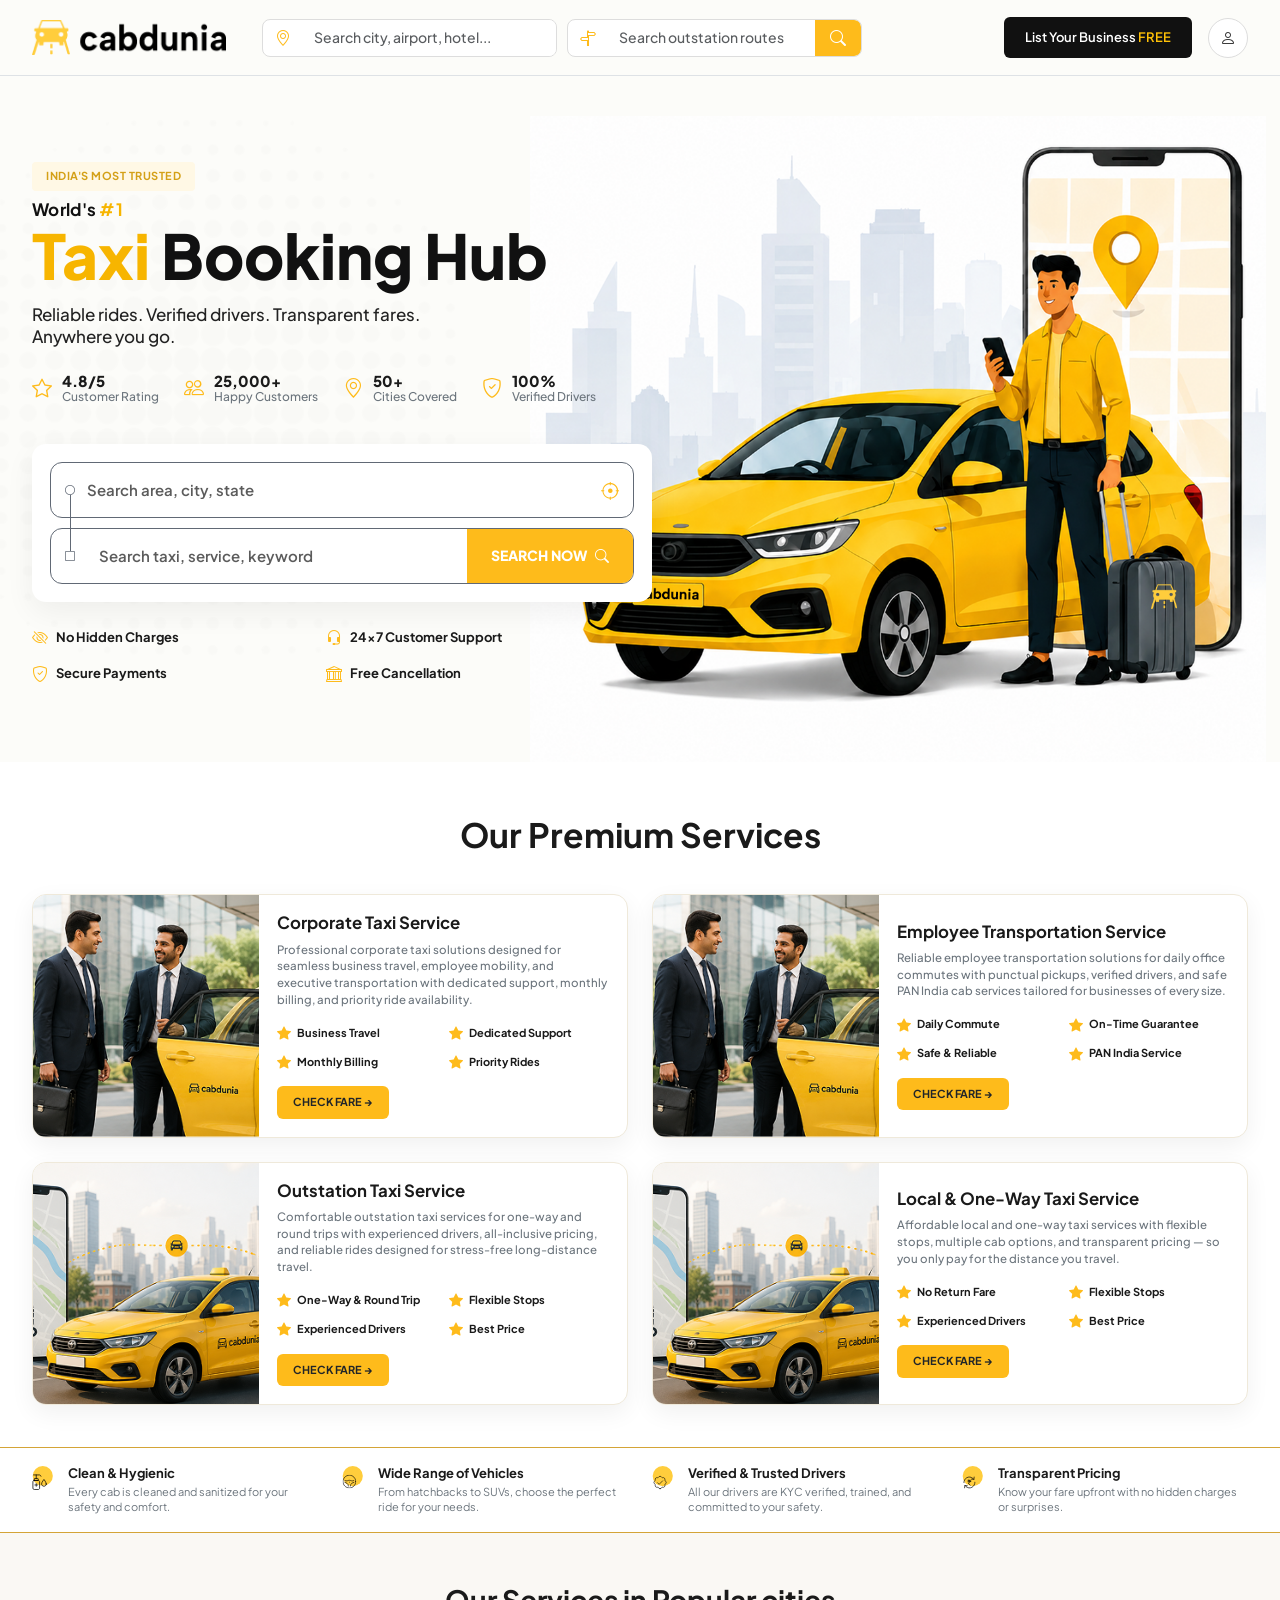
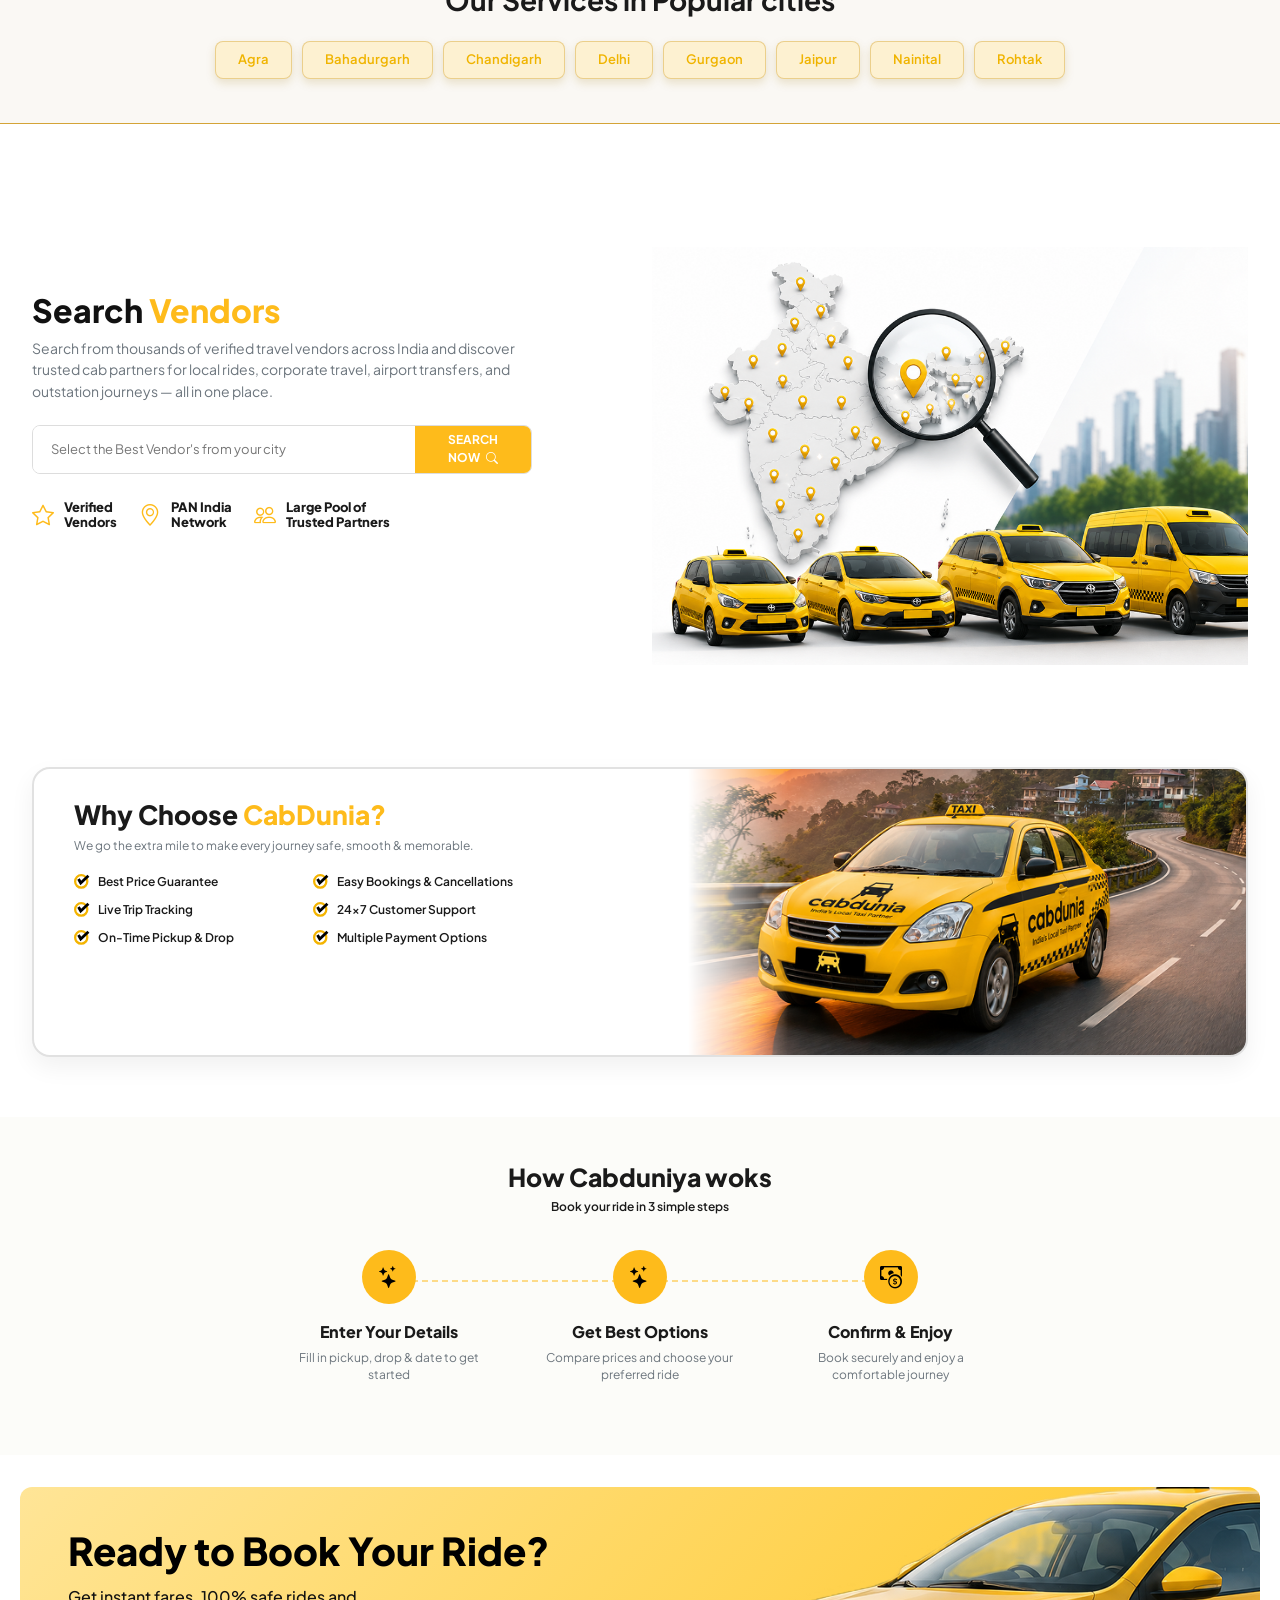
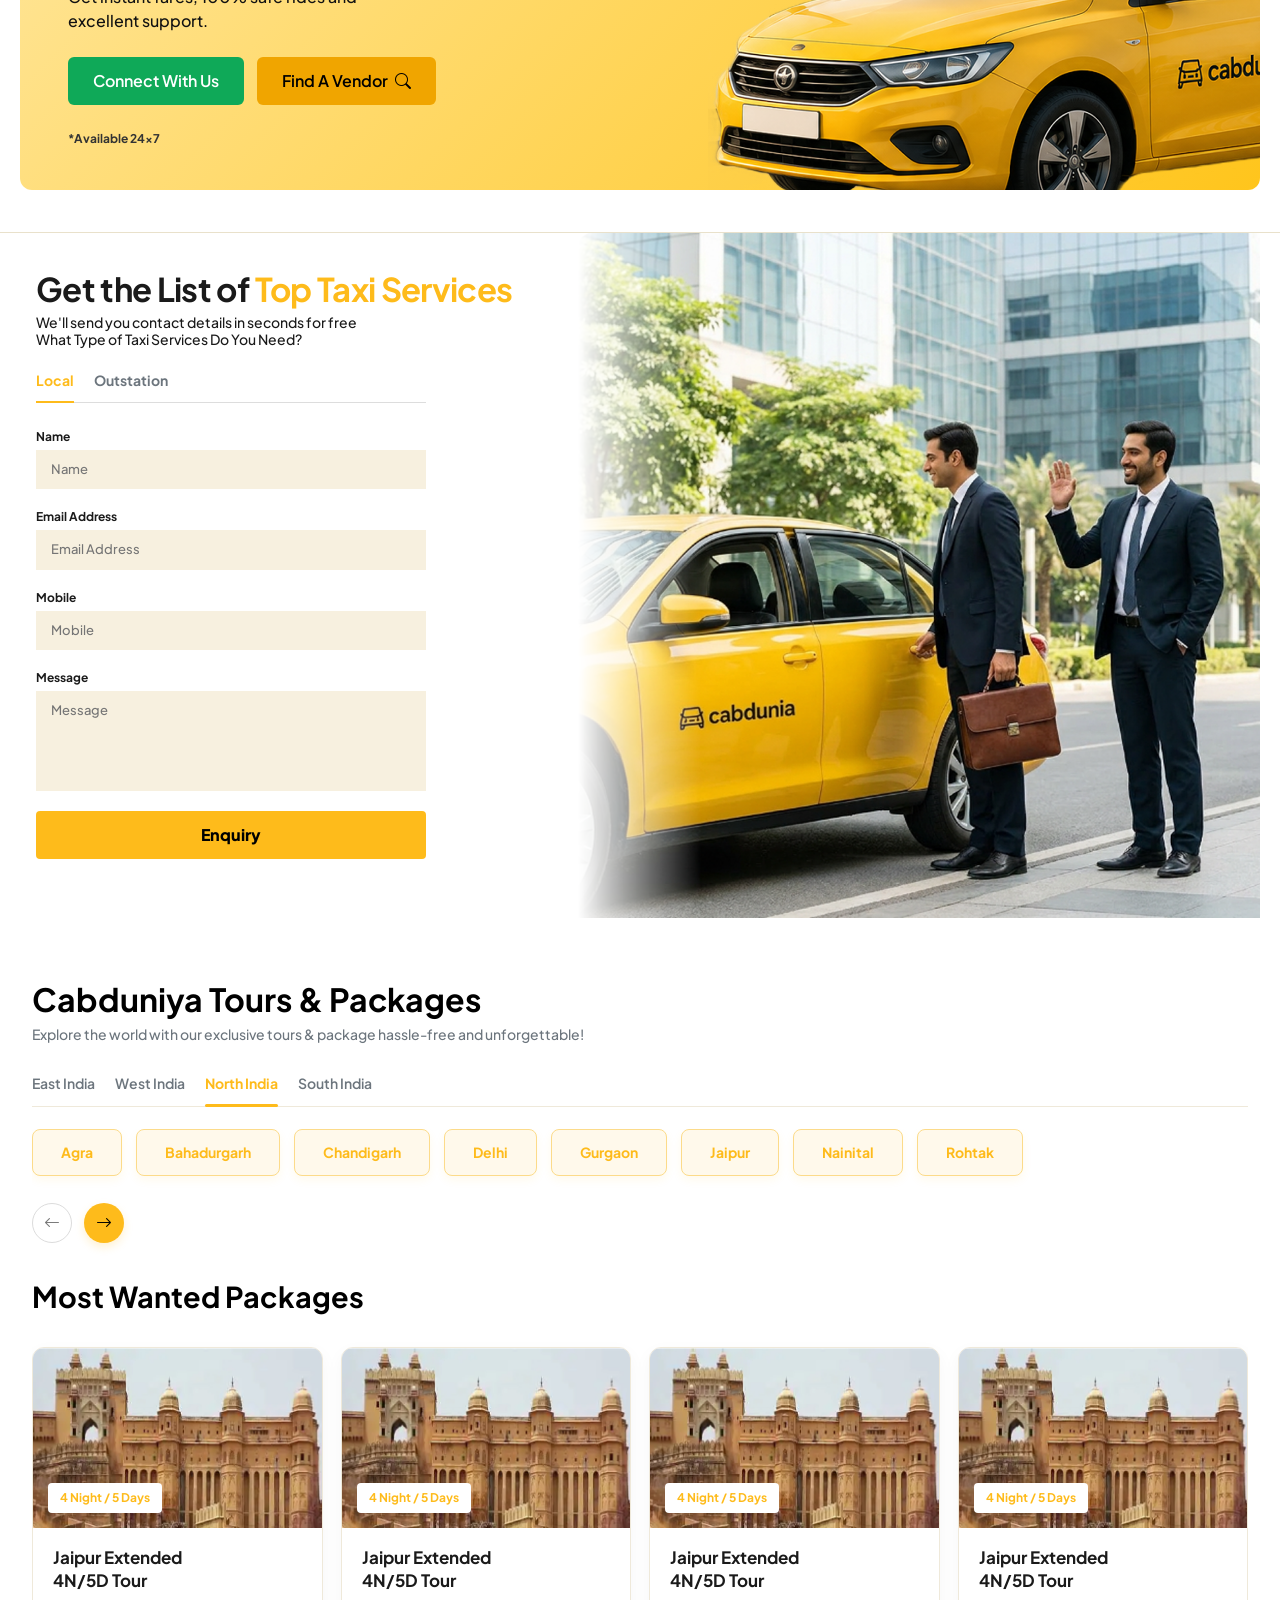
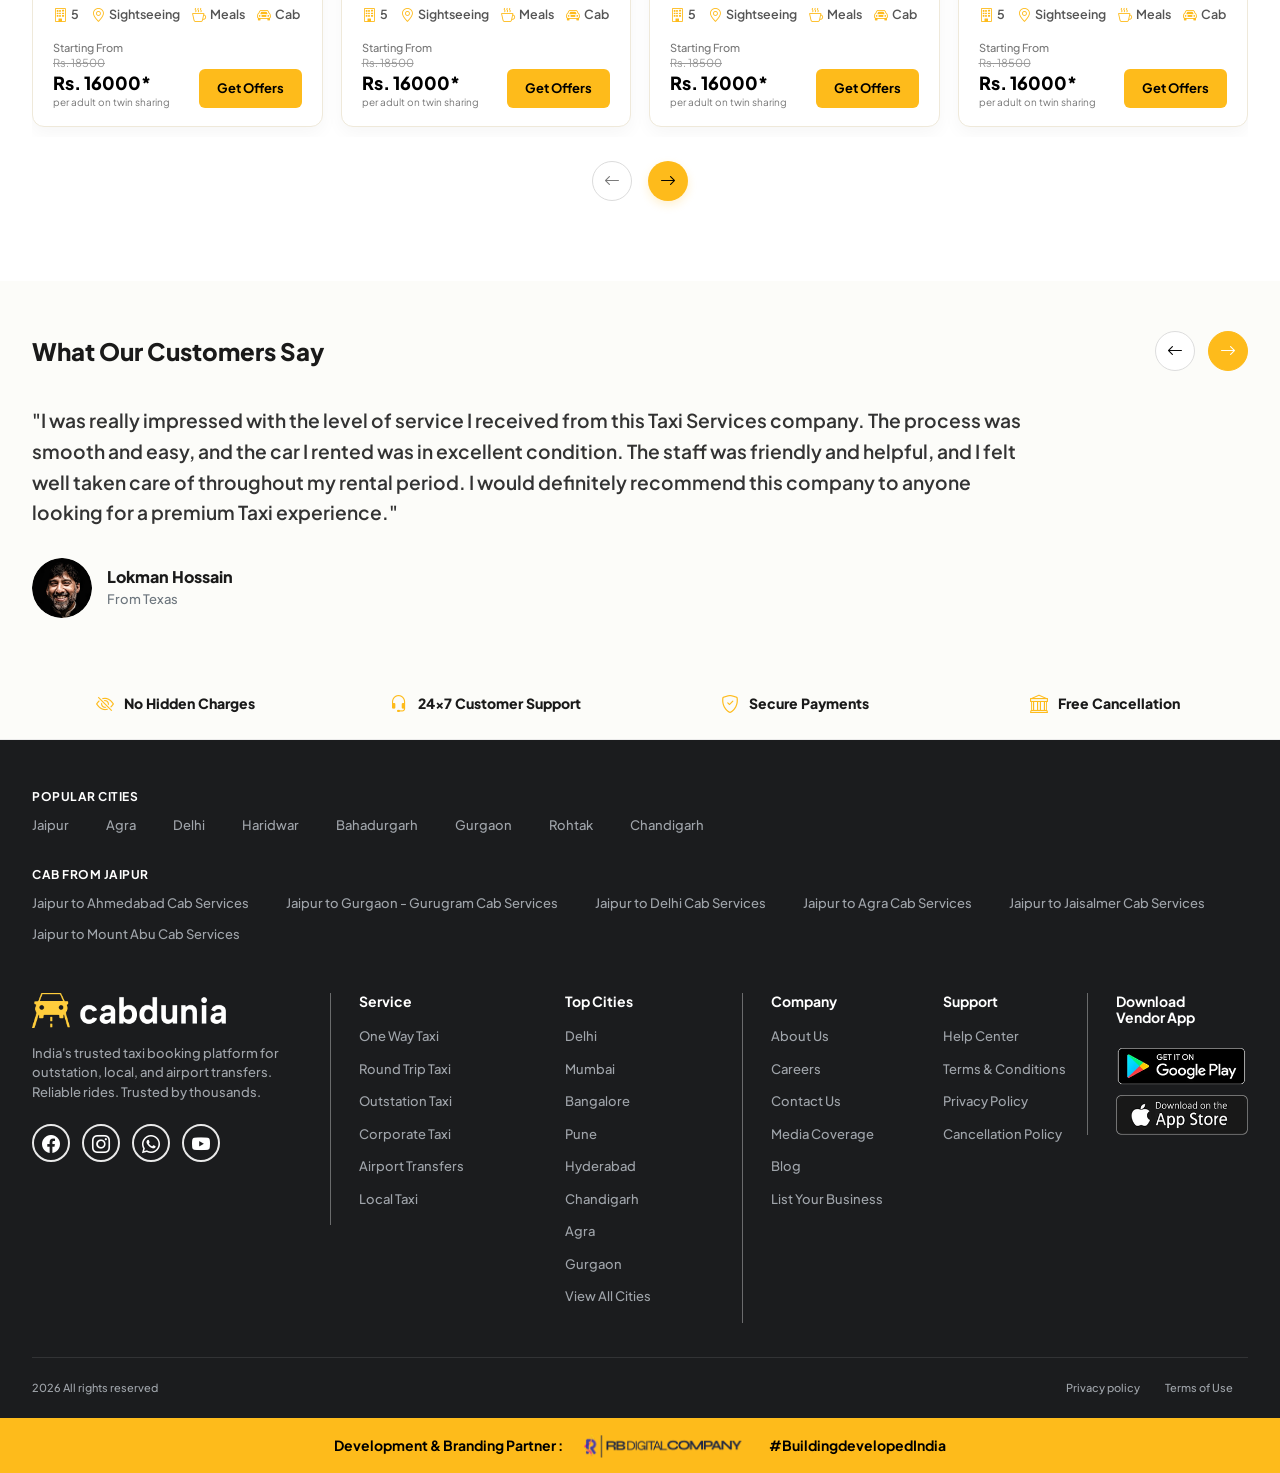
<file: final/index.html>
<!DOCTYPE html>
<html lang="en">

<head>
    <meta charset="UTF-8">
    <meta name="viewport" content="width=device-width, initial-scale=1.0">
    <title>Cabduniya - Taxi Booking Hub</title>

    <link rel="preconnect" href="https://fonts.googleapis.com">
    <link rel="preconnect" href="https://fonts.gstatic.com" crossorigin>
    <link href="https://fonts.googleapis.com/css2?family=Plus+Jakarta+Sans:wght@400;500;600;700;800&display=swap"
        rel="stylesheet">
    <link href="https://cdn.jsdelivr.net/npm/bootstrap@5.3.3/dist/css/bootstrap.min.css" rel="stylesheet">
    <link rel="stylesheet" href="https://cdn.jsdelivr.net/npm/bootstrap-icons@1.11.3/font/bootstrap-icons.min.css">

        <link rel="stylesheet" href="css/style.css">
</head>

<body>

    <script>
        // Preview helper: append ?mobilePreview=1 to the URL to force mobile layout for quick checks
        try {
            if (window.location.search && window.location.search.indexOf('mobilePreview=1') !== -1) {
                document.documentElement.classList.add('force-mobile');
                document.body.classList.add('force-mobile');
            }
        } catch (e) { /* ignore in static preview */ }
    </script>

    <!-- Header -->
    <nav class="navbar navbar-expand-lg border-bottom sticky-top">
        <div class="container d-flex align-items-center">
            <button class="mobile-menu-btn d-lg-none me-1" type="button" id="mobileMenuToggleBtn"
                aria-label="Toggle navigation menu">
                <span></span>
                <span></span>
                <span></span>
            </button>
            <a class="navbar-brand" href="#">
                <img src="assets/Logo.png" alt="Cabduniya Logo">
            </a>

            <div class="search-nav d-none d-md-flex">
                <div class="input-group">
                    <span class="input-group-text"><i class="bi bi-geo-alt"></i></span>
                    <input type="text" class="form-control" placeholder="Search city, airport, hotel...">
                </div>
                <div class="input-group">
                    <span class="input-group-text"><i class="bi bi-signpost-split"></i></span>
                    <input type="text" class="form-control" placeholder="Search outstation routes">
                    <button class="btn btn-search-icon"><i class="bi bi-search"></i></button>
                </div>
            </div>

            <div class="d-flex align-items-center gap-3 ms-auto">
                <a href="#" class="btn btn-black d-none d-sm-block">List Your Business <span
                        class="text-warning">FREE</span></a>
                <a href="#" class="user-icon-btn"><i class="bi bi-person"></i></a>
            </div>
        </div>
    </nav>

    <!-- Custom Mobile Dropdown Menu -->
    <div class="mobile-dropdown-menu d-lg-none" id="mobileDropdownMenu">
        <div class="mobile-search-wrapper mb-3">
            <div class="input-group mb-2 custom-mobile-input">
                <span class="input-group-text"><i class="bi bi-geo-alt-fill text-warning"
                        style="color: #febb1b !important;"></i></span>
                <input type="text" class="form-control" placeholder="Search city, airport, hotel...">
            </div>
            <div class="input-group mb-2 custom-mobile-input">
                <span class="input-group-text"><i class="bi bi-signpost-split-fill text-dark"></i></span>
                <input type="text" class="form-control" placeholder="Search outstation routes">
            </div>
            <button class="btn btn-warning w-100 fw-bold search-now-btn" type="button"
                style="background-color: #febb1b; border: none; color: #fff; padding: 12px; border-radius: 8px;">
                SEARCH NOW <i class="bi bi-search ms-1" style="font-size: 14px;"></i>
            </button>
        </div>
        <div class="mobile-actions-wrapper d-grid gap-2">
            <a href="#" class="btn btn-black py-2.5 fw-bold text-center"
                style="background-color: #111; color: #fff; border-radius: 8px; font-size: 15px; padding: 12px;">
                List Your Business <span class="text-warning" style="color: #febb1b !important;">FREE</span>
            </a>
            <a href="#" class="btn btn-light py-2.5 fw-bold text-center border vendor-login-btn"
                style="background-color: #fff; color: #111; border: 1px solid #ddd !important; border-radius: 8px; font-size: 15px; padding: 12px; display: flex; align-items: center; justify-content: center; gap: 8px;">
                <i class="bi bi-person" style="font-size: 18px;"></i> Login as Vendor
            </a>
        </div>
    </div>

    <!-- Mobile Menu Backdrop -->
    <div class="mobile-menu-backdrop d-lg-none" id="mobileMenuBackdrop"></div>

    <!-- Hero -->
    <section class="hero position-relative overflow-hidden">
        <img src="assets/circle-dots of hero section.png" class="hero-bg-pattern" alt="">
        <div class="container position-relative z-1">
            <div class="row align-items-center">
                <div class="col-lg-7">
                    <div class="badge-sub mb-2">INDIA'S MOST TRUSTED</div>
                    <h1 class="hero-title">
                        <span class="hero-line-small">World's <span class="text-primary-custom">#1</span></span>
                        <span class="hero-line-big"><span class="text-primary-custom">Taxi</span> <span
                                class="hero-line-rest">Booking Hub</span></span>
                    </h1>
                    <p class="desc">Reliable rides. Verified drivers. Transparent fares. Anywhere you go.</p>

                    <div class="stats-row">
                        <div class="stat-item">
                            <i class="bi bi-star stat-icon"></i>
                            <div class="stat-text">
                                <div class="stat-val">4.8/5</div>
                                <div class="stat-lbl">Customer Rating</div>
                            </div>
                        </div>
                        <div class="stat-item">
                            <i class="bi bi-people stat-icon"></i>
                            <div class="stat-text">
                                <div class="stat-val">25,000+</div>
                                <div class="stat-lbl">Happy Customers</div>
                            </div>
                        </div>
                        <div class="stat-item">
                            <i class="bi bi-geo-alt stat-icon"></i>
                            <div class="stat-text">
                                <div class="stat-val">50+</div>
                                <div class="stat-lbl">Cities Covered</div>
                            </div>
                        </div>
                        <div class="stat-item">
                            <i class="bi bi-shield-check stat-icon"></i>
                            <div class="stat-text">
                                <div class="stat-val">100%</div>
                                <div class="stat-lbl">Verified Drivers</div>
                            </div>
                        </div>
                    </div>

                    <div class="search-box-hero">
                        <div class="search-input-group">
                            <div class="search-line"></div>
                            <div class="search-input-wrapper">
                                <i class="bi bi-circle"></i>
                                <input type="text" placeholder="Search area, city, state">
                                <i class="bi bi-crosshair text-primary-custom ms-auto" style="font-size: 18px;"></i>
                            </div>
                            <div class="search-input-wrapper-combined">
                                <i class="bi bi-square"></i>
                                <input type="text" placeholder="Search taxi, service, keyword">
                                <button class="btn-search-hero-combined">SEARCH NOW <i
                                        class="bi bi-search"></i></button>
                            </div>
                        </div>
                    </div>

                    <div class="hero-features-bottom">
                        <span><i class="bi bi-eye-slash"></i> No Hidden Charges</span>
                        <span><i class="bi bi-headset"></i> 24x7 Customer Support</span>
                        <span><i class="bi bi-shield-check"></i> Secure Payments</span>
                        <span><i class="bi bi-bank"></i> Free Cancellation</span>
                    </div>
                </div>
                <div class="col-lg-5 text-center hero-img-container">
                    <img src="assets/Hero Section image.png" alt="Hero Character and Taxi">
                </div>
            </div>
        </div>
    </section>

    <!-- Premium Services -->
    <section class="premium-section">
        <div class="container">
            <h2 class="section-title">Our Premium Services</h2>
            <div class="row g-4">
                <div class="col-lg-6">
                    <div class="service-card">
                        <img src="assets/Our Premium Service Section - 1st Image.png" alt="Corporate Taxi"
                            class="service-card-img">
                        <div class="service-card-body">
                            <h4>Corporate Taxi Service</h4>
                            <p>Professional corporate taxi solutions designed for seamless business travel, employee
                                mobility, and executive transportation with dedicated support, monthly billing, and
                                priority ride availability.</p>
                            <div class="service-features-grid">
                                <span><i class="bi bi-star-fill"></i> Business Travel</span>
                                <span><i class="bi bi-star-fill"></i> Dedicated Support</span>
                                <span><i class="bi bi-star-fill"></i> Monthly Billing</span>
                                <span><i class="bi bi-star-fill"></i> Priority Rides</span>
                            </div>
                            <button class="btn btn-check-fare">CHECK FARE &rarr;</button>
                        </div>
                    </div>
                </div>
                <div class="col-lg-6">
                    <div class="service-card">
                        <img src="assets/Our Premium Service Section - 1st Image.png" alt="Employee Transport"
                            class="service-card-img">
                        <div class="service-card-body">
                            <h4>Employee Transportation Service</h4>
                            <p>Reliable employee transportation solutions for daily office commutes with punctual
                                pickups, verified drivers, and safe PAN India cab services tailored for businesses of
                                every size.</p>
                            <div class="service-features-grid">
                                <span><i class="bi bi-star-fill"></i> Daily Commute</span>
                                <span><i class="bi bi-star-fill"></i> On-Time Guarantee</span>
                                <span><i class="bi bi-star-fill"></i> Safe & Reliable</span>
                                <span><i class="bi bi-star-fill"></i> PAN India Service</span>
                            </div>
                            <button class="btn btn-check-fare">CHECK FARE &rarr;</button>
                        </div>
                    </div>
                </div>
                <div class="col-lg-6">
                    <div class="service-card">
                        <img src="assets/Our Premium Service Section - 4th Image.png" alt="Outstation Taxi"
                            class="service-card-img">
                        <div class="service-card-body">
                            <h4>Outstation Taxi Service</h4>
                            <p>Comfortable outstation taxi services for one-way and round trips with experienced
                                drivers, all-inclusive pricing, and reliable rides designed for stress-free
                                long-distance travel.</p>
                            <div class="service-features-grid">
                                <span><i class="bi bi-star-fill"></i> One-Way & Round Trip</span>
                                <span><i class="bi bi-star-fill"></i> Flexible Stops</span>
                                <span><i class="bi bi-star-fill"></i> Experienced Drivers</span>
                                <span><i class="bi bi-star-fill"></i> Best Price</span>
                            </div>
                            <button class="btn btn-check-fare">CHECK FARE &rarr;</button>
                        </div>
                    </div>
                </div>
                <div class="col-lg-6">
                    <div class="service-card">
                        <img src="assets/Our Premium Service Section - 4th Image.png" alt="Local Taxi"
                            class="service-card-img">
                        <div class="service-card-body">
                            <h4>Local & One-Way Taxi Service</h4>
                            <p>Affordable local and one-way taxi services with flexible stops, multiple cab options, and
                                transparent pricing — so you only pay for the distance you travel.</p>
                            <div class="service-features-grid">
                                <span><i class="bi bi-star-fill"></i> No Return Fare</span>
                                <span><i class="bi bi-star-fill"></i> Flexible Stops</span>
                                <span><i class="bi bi-star-fill"></i> Experienced Drivers</span>
                                <span><i class="bi bi-star-fill"></i> Best Price</span>
                            </div>
                            <button class="btn btn-check-fare">CHECK FARE &rarr;</button>
                        </div>
                    </div>
                </div>
            </div>
        </div>
    </section>

    <!-- Features Strip -->
    <div class="features-strip">
        <div class="container">
            <div class="row g-4">
                <div class="col-md-3">
                    <div class="feat-item">
                        <img src="assets/Clean & Hygene.svg" alt="Clean & Hygene">
                        <div>
                            <h6>Clean & Hygienic</h6>
                            <p>Every cab is cleaned and sanitized for your safety and comfort.</p>
                        </div>
                    </div>
                </div>
                <div class="col-md-3">
                    <div class="feat-item">
                        <img src="assets/Wide range of vehicles.svg" alt="Wide range of vehicles">
                        <div>
                            <h6>Wide Range of Vehicles</h6>
                            <p>From hatchbacks to SUVs, choose the perfect ride for your needs.</p>
                        </div>
                    </div>
                </div>
                <div class="col-md-3">
                    <div class="feat-item">
                        <img src="assets/Verified & Trusted Drivers.svg" alt="Verified & Trusted Drivers">
                        <div>
                            <h6>Verified & Trusted Drivers</h6>
                            <p>All our drivers are KYC verified, trained, and committed to your safety.</p>
                        </div>
                    </div>
                </div>
                <div class="col-md-3">
                    <div class="feat-item">
                        <img src="assets/Transparent Pricing.svg" alt="Transparent Pricing">
                        <div>
                            <h6>Transparent Pricing</h6>
                            <p>Know your fare upfront with no hidden charges or surprises.</p>
                        </div>
                    </div>
                </div>
            </div>
        </div>
    </div>

    <!-- Popular Cities & Vendors -->
    <section class="cities-vendors-section">
        <div class="container">
            <h3 class="text-center fw-bold mb-4">Our Services in Popular cities</h3>
            <div class="city-pills">
                <button class="btn">Agra</button>
                <button class="btn">Bahadurgarh</button>
                <button class="btn">Chandigarh</button>
                <button class="btn">Delhi</button>
                <button class="btn">Gurgaon</button>
                <button class="btn">Jaipur</button>
                <button class="btn">Nainital</button>
                <button class="btn">Rohtak</button>
            </div>
        </div>
    </section>

    <section class="vendors-search-section">
        <div class="container">
            <div class="row align-items-center">
                <div class="col-lg-6">
                    <div class="search-vendors-box">
                        <h2>Search <span>Vendors</span></h2>
                        <p>Search from thousands of verified travel vendors across India and discover trusted cab
                            partners for local rides, corporate travel, airport transfers, and outstation journeys — all
                            in one place.</p>

                        <div class="vendor-search-input">
                            <input type="text" placeholder="Select the Best Vendor's from your city">
                            <button>SEARCH NOW <i class="bi bi-search ms-1"></i></button>
                        </div>

                        <div class="vendor-stats">
                            <div class="v-stat">
                                <i class="bi bi-star"></i>
                                <div class="v-stat-text">Verified<br>Vendors</div>
                            </div>
                            <div class="v-stat">
                                <i class="bi bi-geo-alt"></i>
                                <div class="v-stat-text">PAN India<br>Network</div>
                            </div>
                            <div class="v-stat">
                                <i class="bi bi-people"></i>
                                <div class="v-stat-text">Large Pool of<br>Trusted Partners</div>
                            </div>
                        </div>
                    </div>
                </div>
                <div class="col-lg-6 mt-4 mt-lg-0 text-center">
                    <div class="vendor-map-container">
                        <img src="assets/Search Vendors Section.png" alt="Map and Taxis" class="img-fluid">
                        <div class="mobile-only-stats">
                            <div class="v-stat stat-verified">
                                <div class="v-stat-icon-wrap"><i class="bi bi-star-fill"></i></div>
                                <div class="v-stat-text">Verified<br>Vendors</div>
                            </div>
                            <div class="v-stat stat-pan">
                                <div class="v-stat-icon-wrap"><i class="bi bi-geo-alt-fill"></i></div>
                                <div class="v-stat-text">PAN India<br>Network</div>
                            </div>
                            <div class="v-stat stat-partners">
                                <div class="v-stat-icon-wrap"><i class="bi bi-people-fill"></i></div>
                                <div class="v-stat-text">Large Pool of<br>Trusted Partners</div>
                            </div>
                        </div>
                    </div>
                </div>
            </div>
        </div>
    </section>

    <!-- Why Choose Section -->
    <section class="why-choose-section">
        <div class="container">
            <div class="why-banner">
                <div class="why-content">
                    <h3>Why Choose <span>CabDunia?</span></h3>
                    <p>We go the extra mile to make every journey safe, smooth & memorable.</p>
                    <div class="why-grid">
                        <span><img src="assets/Why Choose CabDuniya Section Correct mark.svg" alt=""> Best Price
                            Guarantee</span>
                        <span><img src="assets/Why Choose CabDuniya Section Correct mark.svg" alt=""> Easy Bookings &
                            Cancellations</span>
                        <span><img src="assets/Why Choose CabDuniya Section Correct mark.svg" alt=""> Live Trip Tracking</span>
                        <span><img src="assets/Why Choose CabDuniya Section Correct mark.svg" alt=""> 24x7 Customer
                            Support</span>
                        <span><img src="assets/Why Choose CabDuniya Section Correct mark.svg" alt=""> On-Time Pickup &
                            Drop</span>
                        <span><img src="assets/Why Choose CabDuniya Section Correct mark.svg" alt=""> Multiple Payment
                            Options</span>
                    </div>
                </div>
                <img src="assets/Why Choose CabDuniya Section.png" alt="Taxi on curved road" class="why-img">
            </div>
        </div>
    </section>

    <!-- How it works -->
    <section class="how-it-works">
        <div class="container">
            <h2>How Cabduniya woks</h2>
            <p class="sub">Book your ride in 3 simple steps</p>

            <div class="steps-container">
                <div class="step-dash"></div>
                <div class="step-item">
                    <div class="step-icon"><i class="bi bi-stars"></i></div>
                    <div class="step-text">
                        <h5>Enter Your Details</h5>
                        <p>Fill in pickup, drop & date to get started</p>
                    </div>
                </div>
                <div class="step-item">
                    <div class="step-icon"><i class="bi bi-stars"></i></div>
                    <div class="step-text">
                        <h5>Get Best Options</h5>
                        <p>Compare prices and choose your preferred ride</p>
                    </div>
                </div>
                <div class="step-item">
                    <div class="step-icon"><i class="bi bi-cash-coin"></i></div>
                    <div class="step-text">
                        <h5>Confirm & Enjoy</h5>
                        <p>Book securely and enjoy a comfortable journey</p>
                    </div>
                </div>
            </div>
        </div>
    </section>

    <!-- CTA Ready -->
    <section class="cta-ready">
        <div class="cta-ready-container">
            <div class="cta-ready-box">
                <div class="cta-ready-content">
                    <h2>Ready to Book Your Ride?</h2>
                    <p>Get instant fares, 100% safe rides and excellent support.</p>
                    <div>
                        <button class="btn-green">Connect With Us</button>
                    </div>
                    <div>
                        <button class="btn-outline-yellow">Find A Vendor <i class="bi bi-search ms-1"></i></button>
                    </div>
                    <span class="avail-text">*Available 24x7</span>
                </div>
                <img src="assets/Ready to book you ride section.png" alt="Yellow Taxi Banner" class="cta-ready-img"
                    style="pointer-events: none;">
            </div>
        </div>
    </section>

    <!-- Enquiry -->
    <section class="top-services-section">
        <div class="container">
            <div class="row align-items-center">
                <div class="col-lg-6">
                    <h2>Get the List of <span>Top Taxi Services</span></h2>
                    <p>We'll send you contact details in seconds for free<br>What Type of Taxi Services Do You Need?</p>

                    <div class="enquiry-form">
                        <p id="pMsg" class="enquiry-message"></p>
                        <ul class="nav nav-tabs enquiry-tabs" role="tablist">
                            <li class="nav-item" role="presentation">
                                <button class="nav-link active" id="local-tab" data-bs-toggle="tab"
                                    data-bs-target="#tabOne" type="button" role="tab" aria-controls="tabOne"
                                    aria-selected="true">Local</button>
                            </li>
                            <li class="nav-item" role="presentation">
                                <button class="nav-link" id="outstation-tab" data-bs-toggle="tab"
                                    data-bs-target="#tabTwo" type="button" role="tab" aria-controls="tabTwo"
                                    aria-selected="false">Outstation</button>
                            </li>
                        </ul>
                        <form class="formBox" id="enquiryForm">
                            <div class="tab-content">
                                <div class="tab-pane fade show active enquiry-pane" id="tabOne" role="tabpanel"
                                    aria-labelledby="local-tab">
                                    <label class="form-label">Name</label>
                                    <input type="text" class="enq-input" id="txtNameL" placeholder="Name" required>

                                    <label class="form-label">Email Address</label>
                                    <input type="email" class="enq-input" id="txtEmailL" placeholder="Email Address"
                                        required>

                                    <label class="form-label">Mobile</label>
                                    <input type="text" class="enq-input" id="txtMobileL" placeholder="Mobile" required
                                        maxlength="10">

                                    <label class="form-label">Message</label>
                                    <textarea class="enq-textarea" id="txtMessageL" placeholder="Message"
                                        rows="3"></textarea>

                                    <button type="button" id="btnLocal" class="btn-enquiry">Enquiry</button>
                                </div>
                                <div class="tab-pane fade enquiry-pane" id="tabTwo" role="tabpanel"
                                    aria-labelledby="outstation-tab">
                                    <label class="form-label">Name</label>
                                    <input type="text" class="enq-input" id="txtNameO" placeholder="Name" required>

                                    <label class="form-label">Email Address</label>
                                    <input type="email" class="enq-input" id="txtEmailO" placeholder="Email Address"
                                        required>

                                    <label class="form-label">Mobile</label>
                                    <input type="text" class="enq-input" id="txtMobileO" placeholder="Mobile" required
                                        maxlength="10">

                                    <label class="form-label">Message</label>
                                    <textarea class="enq-textarea" id="txtMessageO" placeholder="Message"
                                        rows="3"></textarea>

                                    <button type="button" id="btnOutStation" class="btn-enquiry">Enquiry</button>
                                </div>
                            </div>
                        </form>
                    </div>
                </div>
                <div class="col-lg-6 mt-5 mt-lg-0 text-center">
                    <img src="assets/Enquiry Form Section.png" alt="Driver Opening Door" class="img-fluid">
                </div>
            </div>
        </div>
    </section>

    <!-- Packages -->
    <section class="packages-section">
        <div class="container">
            <div class="packages-header">
                <h2>Cabduniya Tours & Packages</h2>
                <p>Explore the world with our exclusive tours & package hassle-free and unforgettable!</p>
            </div>
            <div class="pkg-tabs">
                <span>East India</span>
                <span>West India</span>
                <span class="active">North India</span>
                <span>South India</span>
            </div>

            <div class="city-pills mb-5">
                <button class="btn">Agra</button>
                <button class="btn">Bahadurgarh</button>
                <button class="btn">Chandigarh</button>
                <button class="btn">Delhi</button>
                <button class="btn">Gurgaon</button>
                <button class="btn">Jaipur</button>
                <button class="btn">Nainital</button>
                <button class="btn">Rohtak</button>
            </div>

            <div class="slider-nav-container">
                <button class="slider-nav-btn btn-outline btn-city-prev" aria-label="Previous Cities"><i
                        class="bi bi-arrow-left"></i></button>
                <button class="slider-nav-btn btn-filled btn-city-next" aria-label="Next Cities"><i
                        class="bi bi-arrow-right"></i></button>
            </div>

            <h3 class="fw-bold mb-4">Most Wanted Packages</h3>
            <div class="pkg-grid">
                <div>
                    <div class="pkg-card">
                        <div class="pkg-img-wrap">
                            <img src="assets/Listing image of Most Wanted Package Section.jpg" alt="Jaipur Palace">
                            <div class="pkg-badge">4 Night / 5 Days</div>
                        </div>
                        <div class="pkg-body">
                            <h5>Jaipur Extended<br>4N/5D Tour</h5>
                            <div class="pkg-features">
                                <span><i class="bi bi-building"></i> 5</span>
                                <span><i class="bi bi-geo-alt"></i> Sightseeing</span>
                                <span><i class="bi bi-cup-hot"></i> Meals</span>
                                <span><i class="bi bi-car-front"></i> Cab</span>
                            </div>
                            <div class="pkg-price-row">
                                <div class="price-info">
                                    <span class="price-lbl">Starting From</span>
                                    <span class="strike">Rs. 18500</span>
                                    <span class="actual">Rs. 16000*</span>
                                    <span class="sub-text">per adult on twin sharing</span>
                                </div>
                                <button class="btn-get-offers">Get Offers</button>
                            </div>
                        </div>
                    </div>
                </div>
                <div>
                    <div class="pkg-card">
                        <div class="pkg-img-wrap">
                            <img src="assets/Listing image of Most Wanted Package Section.jpg" alt="Jaipur Palace">
                            <div class="pkg-badge">4 Night / 5 Days</div>
                        </div>
                        <div class="pkg-body">
                            <h5>Jaipur Extended<br>4N/5D Tour</h5>
                            <div class="pkg-features">
                                <span><i class="bi bi-building"></i> 5</span>
                                <span><i class="bi bi-geo-alt"></i> Sightseeing</span>
                                <span><i class="bi bi-cup-hot"></i> Meals</span>
                                <span><i class="bi bi-car-front"></i> Cab</span>
                            </div>
                            <div class="pkg-price-row">
                                <div class="price-info">
                                    <span class="price-lbl">Starting From</span>
                                    <span class="strike">Rs. 18500</span>
                                    <span class="actual">Rs. 16000*</span>
                                    <span class="sub-text">per adult on twin sharing</span>
                                </div>
                                <button class="btn-get-offers">Get Offers</button>
                            </div>
                        </div>
                    </div>
                </div>
                <div>
                    <div class="pkg-card">
                        <div class="pkg-img-wrap">
                            <img src="assets/Listing image of Most Wanted Package Section.jpg" alt="Jaipur Palace">
                            <div class="pkg-badge">4 Night / 5 Days</div>
                        </div>
                        <div class="pkg-body">
                            <h5>Jaipur Extended<br>4N/5D Tour</h5>
                            <div class="pkg-features">
                                <span><i class="bi bi-building"></i> 5</span>
                                <span><i class="bi bi-geo-alt"></i> Sightseeing</span>
                                <span><i class="bi bi-cup-hot"></i> Meals</span>
                                <span><i class="bi bi-car-front"></i> Cab</span>
                            </div>
                            <div class="pkg-price-row">
                                <div class="price-info">
                                    <span class="price-lbl">Starting From</span>
                                    <span class="strike">Rs. 18500</span>
                                    <span class="actual">Rs. 16000*</span>
                                    <span class="sub-text">per adult on twin sharing</span>
                                </div>
                                <button class="btn-get-offers">Get Offers</button>
                            </div>
                        </div>
                    </div>
                </div>
                <div>
                    <div class="pkg-card">
                        <div class="pkg-img-wrap">
                            <img src="assets/Listing image of Most Wanted Package Section.jpg" alt="Jaipur Palace">
                            <div class="pkg-badge">4 Night / 5 Days</div>
                        </div>
                        <div class="pkg-body">
                            <h5>Jaipur Extended<br>4N/5D Tour</h5>
                            <div class="pkg-features">
                                <span><i class="bi bi-building"></i> 5</span>
                                <span><i class="bi bi-geo-alt"></i> Sightseeing</span>
                                <span><i class="bi bi-cup-hot"></i> Meals</span>
                                <span><i class="bi bi-car-front"></i> Cab</span>
                            </div>
                            <div class="pkg-price-row">
                                <div class="price-info">
                                    <span class="price-lbl">Starting From</span>
                                    <span class="strike">Rs. 18500</span>
                                    <span class="actual">Rs. 16000*</span>
                                    <span class="sub-text">per adult on twin sharing</span>
                                </div>
                                <button class="btn-get-offers">Get Offers</button>
                            </div>
                        </div>
                    </div>
                </div>
                <div>
                    <div class="pkg-card">
                        <div class="pkg-img-wrap">
                            <img src="assets/Listing image of Most Wanted Package Section.jpg" alt="Jaipur Palace">
                            <div class="pkg-badge">4 Night / 5 Days</div>
                        </div>
                        <div class="pkg-body">
                            <h5>Jaipur Extended<br>4N/5D Tour</h5>
                            <div class="pkg-features">
                                <span><i class="bi bi-building"></i> 5</span>
                                <span><i class="bi bi-geo-alt"></i> Sightseeing</span>
                                <span><i class="bi bi-cup-hot"></i> Meals</span>
                                <span><i class="bi bi-car-front"></i> Cab</span>
                            </div>
                            <div class="pkg-price-row">
                                <div class="price-info">
                                    <span class="price-lbl">Starting From</span>
                                    <span class="strike">Rs. 18500</span>
                                    <span class="actual">Rs. 16000*</span>
                                    <span class="sub-text">per adult on twin sharing</span>
                                </div>
                                <button class="btn-get-offers">Get Offers</button>
                            </div>
                        </div>
                    </div>
                </div>
            </div>
            <!-- Pagination Dots for Mobile Slider -->
            <div class="pkg-dots d-flex d-md-none justify-content-center gap-2 mt-3">
                <span class="active"></span>
                <span></span>
                <span></span>
                <span></span>
                <span></span>
            </div>
            <div class="pkg-nav-arrows-container d-flex justify-content-center gap-3 mt-4 mb-2">
                <button class="slider-nav-btn btn-outline btn-pkg-prev" aria-label="Previous Package"><i
                        class="bi bi-arrow-left"></i></button>
                <button class="slider-nav-btn btn-filled btn-pkg-next" aria-label="Next Package"><i
                        class="bi bi-arrow-right"></i></button>
            </div>
            <!-- Empty state message -->
            <div class="empty-packages-message text-center py-5 text-muted"
                style="display: none; font-weight: 500; font-size: 14px;">
                <i class="bi bi-info-circle mb-2" style="font-size: 24px; display: block; color: var(--primary);"></i>
                No packages available for this region currently.
            </div>
        </div>
    </section>

    <!-- Testimonial -->
    <section class="testimonial-section">
        <div class="container">
            <div class="test-header">
                <h2>What Our Customers Say</h2>
                <div class="nav-arrows">
                    <button class="btn-arrow"><i class="bi bi-arrow-left"></i></button>
                    <button class="btn-arrow active"><i class="bi bi-arrow-right"></i></button>
                </div>
            </div>
            <div class="row">
                <div class="col-lg-10">
                    <p class="test-text">"I was really impressed with the level of service I received from this Taxi
                        Services company. The process was smooth and easy, and the car I rented was in excellent
                        condition. The staff was friendly and helpful, and I felt well taken care of throughout my
                        rental period. I would definitely recommend this company to anyone looking for a premium Taxi
                        experience."</p>
                    <div class="client-info">
                        <img src="assets/Customer 1.png" alt="Lokman Hossain">
                        <div>
                            <h6>Lokman Hossain</h6>
                            <span>From Texas</span>
                        </div>
                    </div>
                </div>
            </div>
        </div>
    </section>

    <!-- Footer Pre-strip -->
    <div class="footer-pre-strip">
        <div class="container">
            <div class="row text-center">
                <div class="col-md-3 col-6">
                    <div class="feat-item-sm"><i class="bi bi-eye-slash"></i> No Hidden Charges</div>
                </div>
                <div class="col-md-3 col-6">
                    <div class="feat-item-sm"><i class="bi bi-headset"></i> 24x7 Customer Support</div>
                </div>
                <div class="col-md-3 col-6">
                    <div class="feat-item-sm"><i class="bi bi-shield-check"></i> Secure Payments</div>
                </div>
                <div class="col-md-3 col-6">
                    <div class="feat-item-sm"><i class="bi bi-bank"></i> Free Cancellation</div>
                </div>
            </div>
        </div>
    </div>

    <!-- Main Footer -->
    <footer>
        <div class="container">
            <div class="footer-title footer-mobile-hide">POPULAR CITIES</div>
            <div class="footer-lists footer-mobile-hide">
                <a href="/taxi-services-in-jaipur">Jaipur</a><a href="/taxi-services-in-agra">Agra</a><a
                    href="/taxi-services-in-delhi">Delhi</a><a href="/taxi-services-in-haridwar">Haridwar</a><a
                    href="/taxi-services-in-bahadurgarh">Bahadurgarh</a><a
                    href="/taxi-services-in-gurgaon">Gurgaon</a><a href="/taxi-services-in-rohtak">Rohtak</a><a
                    href="/taxi-services-in-chandigarh">Chandigarh</a>
            </div>

            <div class="footer-title footer-mobile-hide">CAB FROM JAIPUR</div>
            <div class="footer-lists footer-mobile-hide">
                <a href="#">Jaipur to Ahmedabad Cab Services</a><a href="#">Jaipur to Gurgaon - Gurugram Cab
                    Services</a><a href="#">Jaipur to Delhi Cab Services</a><a href="#">Jaipur to Agra Cab
                    Services</a><a href="#">Jaipur to Jaisalmer Cab Services</a><a href="#">Jaipur to Mount Abu Cab
                    Services</a>
            </div>

            <div class="row mt-5">
                <!-- Brand Info -->
                <div class="col-lg-3 col-12 footer-brand">
                    <img src="assets/Footer Logo.png" alt="Cabduniya Logo" style="height: 35px;">
                    <p>India's trusted taxi booking platform for outstation, local, and airport transfers. Reliable
                        rides. Trusted by thousands.</p>
                    <div class="social-icons">
                        <a href="#"><i class="bi bi-facebook"></i></a>
                        <a href="#"><i class="bi bi-instagram"></i></a>
                        <a href="#"><i class="bi bi-whatsapp"></i></a>
                        <a href="#"><i class="bi bi-youtube"></i></a>
                    </div>
                </div>

                <!-- Divider 1 on Mobile -->
                <div class="col-12 d-lg-none">
                    <hr class="footer-divider">
                </div>

                <!-- Service Column -->
                <div class="col-lg-2 col-6 footer-col footer-col-border-left">
                    <h5>Service</h5>
                    <ul>
                        <li><a href="#">One Way Taxi</a></li>
                        <li><a href="#">Round Trip Taxi</a></li>
                        <li><a href="#">Outstation Taxi</a></li>
                        <li><a href="#">Corporate Taxi</a></li>
                        <li><a href="#">Airport Transfers</a></li>
                        <li><a href="#">Local Taxi</a></li>
                    </ul>
                </div>

                <!-- Top Cities Column -->
                <div class="col-lg-2 col-6 footer-col footer-col-border-right">
                    <h5>Top Cities</h5>
                    <ul>
                        <li><a href="/taxi-services-in-delhi">Delhi</a></li>
                        <li><a href="#">Mumbai</a></li>
                        <li><a href="#">Bangalore</a></li>
                        <li><a href="#">Pune</a></li>
                        <li><a href="#">Hyderabad</a></li>
                        <li><a href="/taxi-services-in-chandigarh">Chandigarh</a></li>
                        <li><a href="/taxi-services-in-agra">Agra</a></li>
                        <li><a href="/taxi-services-in-gurgaon">Gurgaon</a></li>
                        <li><a href="#">View All Cities</a></li>
                    </ul>
                </div>

                <!-- Divider 2 on Mobile -->
                <div class="col-12 d-lg-none">
                    <hr class="footer-divider">
                </div>

                <!-- Company Column -->
                <div class="col-lg col-6 footer-col">
                    <h5>Company</h5>
                    <ul>
                        <li><a href="#">About Us</a></li>
                        <li><a href="#">Careers</a></li>
                        <li><a href="#">Contact Us</a></li>
                        <li><a href="#">Media Coverage</a></li>
                        <li><a href="#">Blog</a></li>
                        <li><a href="#">List Your Business</a></li>
                    </ul>
                </div>

                <!-- Support Column -->
                <div class="col-lg col-6 footer-col">
                    <h5>Support</h5>
                    <ul>
                        <li><a href="#">Help Center</a></li>
                        <li><a href="#">Terms & Conditions</a></li>
                        <li><a href="#">Privacy Policy</a></li>
                        <li><a href="#">Cancellation Policy</a></li>
                    </ul>
                </div>

                <!-- Download Vendor App Column (Desktop Only) -->
                <div class="col-lg d-none d-lg-block footer-col footer-col-border-left footer-desktop-only">
                    <h5 style="margin-bottom: 18px;">Download<br>Vendor App</h5>
                    <div class="app-buttons">
                        <a href="#"><img src="assets/Google Play Button Image.png" alt="Google Play" class="app-btn-img"></a>
                        <a href="#"><img src="assets/App Store Button Image.png" alt="App Store" class="app-btn-img"></a>
                    </div>
                </div>

                <!-- Divider 3 on Mobile -->
                <div class="col-12 d-lg-none">
                    <hr class="footer-divider">
                </div>

                <!-- Mobile App Download Block -->
                <div class="col-12 d-block d-lg-none footer-col mt-4 footer-mobile-only">
                    <div class="footer-mobile-app-wrapper">
                        <div class="app-buttons">
                            <a href="#"><img src="assets/Google Play Button Image.png" alt="Google Play"
                                    class="app-btn-img"></a>
                            <a href="#"><img src="assets/App Store Button Image.png" alt="App Store" class="app-btn-img"></a>
                        </div>
                        <h5 class="mobile-download-text">Download<br>Vendor App</h5>
                    </div>
                </div>
            </div>

            <!-- Divider 4 on Mobile (before bottom links) -->
            <hr class="footer-divider d-lg-none">

            <div class="footer-bottom-links">
                <div class="footer-bottom-left">2026 All rights reserved</div>
                <div class="footer-bottom-right">
                    <a href="#">Privacy policy</a>
                    <a href="#">Terms of Use</a>
                </div>
            </div>
        </div>

        <div class="branding-bar">
            Development & Branding Partner :
            <img src="assets/RBDigital Logo Footer Section.png" alt="RB DIGITAL COMPANY">
            #BuildingdevelopedIndia
        </div>
    </footer>

    <script src="js/jquery.min.js"></script>
    <script src="https://cdn.jsdelivr.net/npm/bootstrap@5.3.3/dist/js/bootstrap.bundle.min.js"></script>
    <script src="js/script.js"></script>
</body>

</html>
</file>
<file: final/css/style.css>
:root {
            --primary: #febb1b;
            --primary-hover: #e5a715;
            --dark: #191c24;
            --light: #f8f9fa;
            --text-main: #1a1a1a;
            --text-muted: #6c757d;
            --bg-offwhite: #fcfcf9;
        }

        body {
            font-family: 'Plus Jakarta Sans', sans-serif;
            color: var(--text-main);
            overflow-x: hidden;
            background-color: var(--bg-offwhite);
        }

        a {
            text-decoration: none;
        }

        .container {
            max-width: 1240px;
        }

        .text-primary-custom {
            color: var(--primary);
        }

        .bg-primary-custom {
            background-color: var(--primary);
        }

        .btn-custom {
            background: var(--primary);
            color: #000;
            font-weight: 700;
            border: none;
            padding: 12px 28px;
            border-radius: 6px;
            transition: 0.3s;
        }

        .btn-custom:hover {
            background: var(--primary-hover);
        }

        .btn-black {
            background: #111;
            color: #fff;
            font-weight: 600;
            font-size: 13px;
            padding: 10px 20px;
            border-radius: 6px;
        }

        .btn-black:hover {
            background: #000;
            color: #fff;
        }

        .section-title {
            font-weight: 700;
            font-size: 2.1rem;
            margin-bottom: 2.5rem;
            text-align: center;
        }

        .badge-sub {
            background: #fff8e5;
            color: #d4a017;
            font-weight: 700;
            font-size: 11px;
            padding: 6px 14px;
            border-radius: 4px;
            display: inline-block;
            letter-spacing: 0.5px;
            text-transform: uppercase;
        }

        /* Header */
        .navbar {
            padding: 15px 0;
            background: var(--bg-offwhite);
        }

        .navbar-brand img {
            height: 35px;
        }

        .mobile-menu-btn {
            display: none;
            width: 28px;
            height: 22px;
            border: 0;
            background: transparent;
            padding: 0;
            flex-direction: column;
            justify-content: space-between;
            transition: transform 0.3s cubic-bezier(0.4, 0, 0.2, 1);
            position: relative;
            z-index: 1055;
            outline: none !important;
        }

        .mobile-menu-btn span {
            display: block;
            height: 2px;
            width: 100%;
            background: #111;
            border-radius: 999px;
            transition: transform 0.3s cubic-bezier(0.4, 0, 0.2, 1), background-color 0.3s ease;
        }

        .mobile-menu-btn.active {
            transform: rotate(90deg);
        }

        .mobile-dropdown-menu {
            position: fixed;
            top: 72px;
            left: 0;
            width: 100%;
            background: #fff;
            border-bottom: 1px solid #efe9da;
            box-shadow: 0 10px 30px rgba(0, 0, 0, 0.12);
            z-index: 1050;
            padding: 24px 20px;
            visibility: hidden;
            opacity: 0;
            transform: translateY(-15px);
            transition: opacity 0.3s cubic-bezier(0.4, 0, 0.2, 1), transform 0.3s cubic-bezier(0.4, 0, 0.2, 1), visibility 0.3s;
        }

        .mobile-dropdown-menu.show {
            visibility: visible;
            opacity: 1;
            transform: translateY(0);
        }

        .mobile-menu-backdrop {
            position: fixed;
            top: 72px;
            left: 0;
            width: 100%;
            height: 100vh;
            background: rgba(25, 28, 36, 0.38);
            backdrop-filter: blur(8px);
            -webkit-backdrop-filter: blur(8px);
            z-index: 1040;
            visibility: hidden;
            opacity: 0;
            transition: opacity 0.3s ease, visibility 0.3s ease;
        }

        .mobile-menu-backdrop.show {
            visibility: visible;
            opacity: 1;
        }

        .custom-mobile-input {
            border: 1px solid #cccccc !important;
            border-radius: 8px !important;
            background: #fff;
            overflow: hidden;
            box-shadow: none !important;
        }

        .custom-mobile-input .input-group-text {
            background: #fff !important;
            border: none !important;
            padding-right: 5px !important;
            padding-left: 15px !important;
            font-size: 18px !important;
        }

        .custom-mobile-input .form-control {
            border: none !important;
            padding: 12px 10px !important;
            font-size: 15px !important;
            font-weight: 500 !important;
            box-shadow: none !important;
        }

        body.mobile-menu-open {
            overflow: hidden;
        }

        .search-nav {
            display: flex;
            gap: 10px;
            flex-grow: 1;
            max-width: 600px;
            margin: 0 20px;
        }

        .search-nav .input-group {
            background: #fff;
            border: 1px solid #ddd;
            border-radius: 8px;
            overflow: hidden;
        }

        .search-nav .input-group-text {
            background: transparent;
            border: none;
            color: var(--primary);
        }

        .search-nav input {
            border: none;
            font-size: 14px;
            font-weight: 500;
        }

        .search-nav input:focus {
            box-shadow: none;
        }

        .search-nav .btn-search-icon {
            background: var(--primary);
            color: #fff;
            border: none;
            padding: 0 15px;
        }

        .user-icon-btn {
            width: 40px;
            height: 40px;
            border: 1px solid #ddd;
            border-radius: 50%;
            display: flex;
            align-items: center;
            justify-content: center;
            color: #333;
            background: #fff;
        }

        /* Hero */
        .hero {
            position: relative;
            padding: 28px 0 18px;
            background: var(--bg-offwhite);
        }

        .hero .row {
            min-height: 640px;
            position: relative;
            z-index: 1;
        }

        .hero-bg-pattern {
            position: absolute;
            left: -18px;
            top: 42px;
            width: 500px;
            max-width: 50vw;
            opacity: 0.38;
            z-index: 0;
            object-fit: contain;
            pointer-events: none;
            mix-blend-mode: multiply;
            filter: contrast(1.05) brightness(1.02);
        }

        .hero-title {
            margin: 0 0 10px 0;
        }

        .hero h1 {
            font-weight: 800;
            margin: 0;
        }

        .hero h1 .hero-line-small {
            display: block;
            font-size: 17px;
            color: #111;
            font-weight: 700;
            letter-spacing: 0.3px;
            margin-bottom: 6px;
        }

        .hero h1 .hero-line-small .text-primary-custom {
            color: #f7b500;
        }

        .hero h1 .hero-line-big {
            display: block;
            font-size: 62px;
            line-height: 0.98;
        }

        .hero h1 .hero-line-big .text-primary-custom {
            color: #f7b500;
        }

        .hero h1 .hero-line-rest {
            color: #111;
            font-weight: 800;
        }

        .hero p.desc {
            font-size: 17px;
            line-height: 1.28;
            font-weight: 500;
            color: #222;
            max-width: 430px;
            margin: 18px 0 24px;
        }

        .stats-row {
            display: flex;
            gap: 25px;
            margin-bottom: 40px;
        }

        .stat-item {
            display: flex;
            align-items: center;
            gap: 10px;
        }

        .stat-icon {
            color: var(--primary);
            font-size: 20px;
        }

        .stat-text {
            line-height: 1.2;
        }

        .stat-val {
            font-weight: 800;
            font-size: 15px;
        }

        .stat-lbl {
            font-size: 12px;
            color: var(--text-muted);
            font-weight: 500;
        }

        .search-box-hero {
            background: #fff;
            padding: 18px;
            border-radius: 14px;
            box-shadow: 0 10px 30px rgba(0, 0, 0, 0.06);
            max-width: 640px;
            position: relative;
            z-index: 4;
        }

        .search-input-group {
            position: relative;
            display: flex;
            flex-direction: column;
            gap: 10px;
        }

        .search-input-wrapper {
            display: flex;
            align-items: center;
            border: 1px solid #616975;
            border-radius: 12px;
            padding: 10px 14px;
            min-width: 0;
            height: 56px;
        }

        .search-input-wrapper>i:not(.bi-crosshair) {
            margin-right: 10px;
            color: #616975;
            font-size: 10px;
        }

        .search-input-wrapper i.bi-crosshair {
            font-size: 18px;
        }

        .search-input-wrapper input {
            border: none;
            outline: none;
            width: 100%;
            min-width: 0;
            font-size: 15px;
            font-weight: 600;
        }

        .search-input-wrapper input::placeholder,
        .search-input-wrapper-combined input::placeholder {
            color: #5b5b5b;
            opacity: 1;
        }

        .search-input-wrapper-combined {
            display: flex;
            align-items: center;
            border: 1px solid #616975;
            border-radius: 12px;
            background: #fff;
            padding: 0 0 0 14px;
            overflow: hidden;
            position: relative;
            z-index: 2;
            height: 56px;
            min-width: 0;
        }

        .search-input-wrapper-combined>i {
            margin-right: 10px;
            color: #616975;
            font-size: 10px;
            flex-shrink: 0;
        }

        .search-input-wrapper-combined input {
            border: none;
            outline: none;
            background: transparent;
            font-size: 15px;
            font-weight: 600;
            flex-grow: 1;
            padding: 10px 14px;
            min-width: 0;
        }

        .btn-search-hero-combined {
            background: var(--primary);
            color: #fff;
            font-weight: 800;
            border: none;
            height: 100%;
            padding: 0 24px;
            white-space: nowrap;
            display: inline-flex;
            align-items: center;
            justify-content: center;
            gap: 8px;
            font-size: 14px;
            flex-shrink: 0;
            transition: 0.3s;
        }

        .btn-search-hero-combined i {
            color: #fff !important;
            font-size: 14px !important;
            margin: 0 !important;
        }

        .btn-search-hero-combined:hover {
            background: var(--primary-hover);
        }

        .search-line {
            position: absolute;
            left: 19.5px;
            top: 33px;
            bottom: 33px;
            width: 1px;
            background: #616975;
            z-index: 3;
        }

        .btn-search-hero {
            background: var(--primary);
            color: #fff;
            font-weight: 800;
            border: none;
            border-radius: 6px;
            padding: 0 16px;
            min-width: 146px;
            height: 56px;
            box-shadow: none;
            white-space: nowrap;
            display: inline-flex;
            align-items: center;
            justify-content: center;
            gap: 8px;
        }

        .btn-search-hero i {
            font-size: 15px;
        }

        .hero-features-bottom {
            display: grid;
            grid-template-columns: repeat(2, minmax(0, 1fr));
            gap: 12px 28px;
            margin-top: 24px;
            position: relative;
            z-index: 4;
            max-width: 560px;
        }

        .hero-features-bottom span {
            font-size: 13px;
            font-weight: 700;
            display: flex;
            align-items: center;
            gap: 8px;
            min-width: 0;
        }

        .hero-features-bottom i {
            color: var(--primary);
            font-size: 16px;
        }

        .hero-img-container {
            position: absolute;
            right: -58px;
            bottom: -34px;
            width: min(790px, 67vw);
            z-index: 1;
            display: flex;
            justify-content: flex-end;
            align-items: flex-end;
            pointer-events: none;
        }

        .hero-img-container img {
            width: 100%;
            max-width: none;
            z-index: 1;
            position: relative;
            transform: translateX(0) translateY(0);
        }

        /* Premium Services */
        .premium-section {
            padding: 52px 0 42px;
            background: #fff;
            box-shadow: 0 10px 30px rgba(255, 205, 60, 0.16);
        }

        .service-card {
            border: 1px solid #efe9da;
            border-radius: 14px;
            overflow: hidden;
            display: flex;
            background: #fff;
            transition: 0.3s;
            height: 100%;
            box-shadow: 0 8px 24px rgba(0, 0, 0, 0.06);
        }

        .service-card:hover {
            transform: translateY(-3px);
            box-shadow: 0 14px 30px rgba(255, 205, 60, 0.16);
        }

        .service-card-img {
            width: 38%;
            object-fit: cover;
            min-height: 180px;
        }

        .service-card-body {
            padding: 18px;
            width: 62%;
            display: flex;
            flex-direction: column;
            justify-content: center;
        }

        .service-card h4 {
            font-size: 1.05rem;
            font-weight: 700;
            margin-bottom: 8px;
        }

        .service-card p {
            font-size: 11.5px;
            color: var(--text-muted);
            margin-bottom: 14px;
            font-weight: 500;
            line-height: 1.45;
        }

        .service-features-grid {
            display: grid;
            grid-template-columns: 1fr 1fr;
            gap: 8px 12px;
            margin-bottom: 14px;
        }

        .service-features-grid span {
            font-size: 11px;
            font-weight: 700;
            display: flex;
            align-items: center;
            gap: 6px;
        }

        .service-features-grid i {
            color: var(--primary);
            font-size: 14px;
        }

        .btn-check-fare {
            background: var(--primary);
            border: none;
            font-weight: 700;
            font-size: 11px;
            padding: 8px 16px;
            border-radius: 6px;
            width: max-content;
        }

        /* Features Strip */
        .features-strip {
            border-top: 1px solid #D4A437;
            border-bottom: 1px solid #D4A437;
            padding: 18px 0;
            background: #fff;
        }

        .feat-item {
            display: flex;
            align-items: flex-start;
            gap: 12px;
        }

        .feat-item img {
            width: 24px;
            height: 24px;
            flex: 0 0 24px;
            object-fit: contain;
            line-height: 1;
        }

        .feat-item h6 {
            font-weight: 700;
            font-size: 13px;
            margin-bottom: 3px;
        }

        .feat-item p {
            font-size: 11px;
            color: var(--text-muted);
            margin: 0;
            line-height: 1.35;
        }

        /* Popular Cities & Vendors */
        .cities-vendors-section {
            padding: 50px 0 22px;
            background: #FAF8F4;
            border-bottom: 1px solid #D4A437;
        }

        .city-pills {
            display: flex;
            justify-content: center;
            gap: 10px;
            flex-wrap: wrap;
            margin-bottom: 0;
            padding-bottom: 22px;
            border-bottom: none;
        }

        .city-pills .btn {
            background: #FDF1D1;
            border: 1px solid rgba(212, 164, 55, 0.45);
            color: #f0b400;
            font-weight: 600;
            padding: 8px 22px;
            border-radius: 8px;
            box-shadow: 0 4px 10px #9972002E;
            font-size: 13px;
        }

        .packages-section .city-pills.mb-5 {
            border-bottom: none;
            padding-bottom: 0;
            margin-bottom: 22px;
        }

        .packages-section .city-pills {
            display: flex !important;
            gap: 14px !important;
            flex-wrap: nowrap !important;
            overflow-x: auto !important;
            scroll-behavior: smooth !important;
            -webkit-overflow-scrolling: touch !important;
            margin-bottom: 15px !important;
            padding-bottom: 12px !important;
            justify-content: flex-start !important;
        }

        .packages-section .city-pills::-webkit-scrollbar {
            display: none !important;
        }

        .packages-section .city-pills .btn {
            background: #fff9eb !important;
            border: 1px solid #fcdb8a !important;
            color: #febb1b !important;
            font-weight: 700 !important;
            padding: 12px 28px !important;
            border-radius: 8px !important;
            font-size: 14px !important;
            box-shadow: 0 4px 10px rgba(254, 187, 27, 0.08) !important;
            transition: all 0.3s ease !important;
            white-space: nowrap !important;
        }

        .packages-section .city-pills .btn:hover,
        .packages-section .city-pills .btn.active {
            background: var(--primary) !important;
            border-color: var(--primary) !important;
            color: #000 !important;
            box-shadow: 0 4px 14px rgba(254, 187, 27, 0.25) !important;
        }

        .vendors-search-section {
            background: #fff;
            padding: 34px 0 62px;
        }

        .search-vendors-box {
            max-width: 500px;
        }

        .search-vendors-box h2 {
            font-weight: 800;
            font-size: 2rem;
            margin-bottom: 8px;
            color: #111;
        }

        .search-vendors-box h2 span {
            color: var(--primary);
        }

        .search-vendors-box p {
            color: var(--text-muted);
            font-size: 14px;
            margin-bottom: 22px;
            line-height: 1.55;
        }

        .vendor-search-input {
            display: flex;
            border: 1px solid #ddd;
            border-radius: 8px;
            overflow: hidden;
            background: #fff;
            margin-bottom: 24px;
        }

        .vendor-search-input input {
            border: none;
            padding: 14px 18px;
            width: 100%;
            outline: none;
            font-size: 13px;
        }

        .vendor-search-input button {
            background: var(--primary);
            border: none;
            color: #fff;
            font-weight: 700;
            padding: 0 20px;
            font-size: 12px;
        }

        .vendor-stats {
            display: flex;
            gap: 22px;
            margin-top: 10px;
            flex-wrap: wrap;
        }

        .v-stat {
            display: flex;
            align-items: center;
            gap: 10px;
        }

        .v-stat i {
            color: var(--primary);
            font-size: 22px;
        }

        .v-stat-text {
            font-weight: 800;
            font-size: 13px;
            line-height: 1.15;
        }

        .vendor-map-container {
            position: relative;
            display: inline-block;
            width: 100%;
            padding-top: 15%;
        }

        .mobile-only-stats {
            display: none;
        }

        /* Why Choose */
        .why-choose-section {
            padding: 40px 0 60px;
            background: #fff;
        }

        .why-banner {
            position: relative;
            border: 2px solid #e1e1e1;
            border-radius: 18px;
            box-shadow: 0 10px 25px rgba(0, 0, 0, 0.06);
            display: flex;
            overflow: hidden;
            background: #fff;
            min-height: 290px;
        }

        .why-content {
            padding: 30px 30px 30px 40px;
            width: 54%;
            position: relative;
            z-index: 3;
        }

        .why-content h3 {
            font-weight: 800;
            font-size: 1.65rem;
            margin-bottom: 6px;
        }

        .why-content h3 span {
            color: var(--primary);
        }

        .why-content p {
            color: var(--text-muted);
            font-size: 12px;
            margin-bottom: 18px;
        }

        .why-grid {
            display: grid;
            grid-template-columns: 1fr 1fr;
            gap: 10px 18px;
            max-width: 460px;
        }

        .why-grid span {
            font-size: 12px;
            font-weight: 600;
            display: flex;
            align-items: center;
            gap: 8px;
        }

        .why-grid img {
            width: 16px;
            height: 16px;
            flex: 0 0 16px;
            object-fit: contain;
        }

        .why-img {
            width: 46%;
            object-fit: cover;
            object-position: center right;
            position: relative;
            z-index: 1;
            -webkit-mask-image: linear-gradient(to right, transparent 0%, #000 18%, #000 100%);
            mask-image: linear-gradient(to right, transparent 0%, #000 18%, #000 100%);
        }

        /* How it Works */
        .how-it-works {
            padding: 46px 0 55px;
            background: var(--bg-offwhite);
            text-align: center;
        }

        .how-it-works h2 {
            font-weight: 800;
            font-size: 1.55rem;
            margin-bottom: 5px;
        }

        .how-it-works p.sub {
            font-weight: 600;
            color: var(--text-main);
            font-size: 12px;
            margin-bottom: 34px;
        }

        .steps-container {
            display: flex;
            justify-content: center;
            align-items: flex-start;
            max-width: 760px;
            margin: 0 auto;
            position: relative;
        }

        .step-item {
            width: 33%;
            position: relative;
            z-index: 2;
            padding: 0 15px;
        }

        .step-icon {
            width: 54px;
            height: 54px;
            background: var(--primary);
            color: #000;
            border-radius: 50%;
            display: flex;
            align-items: center;
            justify-content: center;
            font-size: 22px;
            margin: 0 auto 18px;
        }

        .step-item h5 {
            font-weight: 800;
            font-size: 1rem;
            margin-bottom: 8px;
        }

        .step-item p {
            font-size: 12px;
            color: var(--text-muted);
            line-height: 1.45;
        }

        .step-dash {
            position: absolute;
            top: 30px;
            left: 20%;
            right: 20%;
            height: 2px;
            border-top: 2px dashed #febb1b;
            z-index: 1;
            opacity: 0.5;
        }

        /* CTA Ready */
        .cta-ready {
            padding: 32px 0 42px;
            background: #fff;
        }

        .cta-ready-container {
            width: 100%;
            margin-right: auto;
            margin-left: auto;
            max-width: 1240px;
            padding-right: calc(var(--bs-gutter-x) * .5);
            padding-left: calc(var(--bs-gutter-x) * .5);
        }

        .cta-ready-box {
            background: linear-gradient(135deg, #ffe597 0%, #ffc51c 100%);
            border-radius: 12px;
            padding: 42px 48px;
            display: flex;
            position: relative;
            overflow: hidden;
            min-height: 270px;
        }

        .cta-ready-content {
            width: 50%;
            position: relative;
            z-index: 2;
        }

        .cta-ready-content h2 {
            font-weight: 800;
            font-size: 2.4rem;
            line-height: 1.15;
            margin-bottom: 12px;
            color: #000;
        }

        .cta-ready-content p {
            font-weight: 500;
            font-size: 1rem;
            margin-bottom: 24px;
            color: #111;
            max-width: 360px;
        }

        .cta-ready-content div {
            display: inline-block;
        }

        .btn-green {
            background: #0fa958;
            color: #fff;
            font-weight: 600;
            border: none;
            padding: 12px 25px;
            border-radius: 6px;
            margin-right: 10px;
            margin-bottom: 15px;
            width: max-content;
        }

        .btn-green:hover {
            background: #0d8c49;
        }

        .btn-outline-yellow {
            background: #f0a500;
            color: #000;
            font-weight: 600;
            border: none;
            padding: 12px 25px;
            border-radius: 6px;
            width: max-content;
        }

        .cta-ready-img {
            position: absolute;
            right: 0;
            bottom: -2%;
            height: 112%;
            object-fit: contain;
            pointer-events: none;
        }

        .avail-text {
            font-size: 12px;
            font-weight: 700;
            color: #333;
            display: block;
            margin-top: 10px;
        }

        /* Enquiry / Top Services */
        .top-services-section {
            padding: 0;
            background: #fff;
            border-top: 1px solid #e9e1cb;
        }

        .top-services-section .row {
            align-items: flex-start !important;
            min-height: 0;
        }

        .top-services-section .col-lg-6:first-child {
            padding: 36px 24px 36px 16px;
            display: flex;
            flex-direction: column;
            justify-content: flex-start;
        }

        .top-services-section .col-lg-6:last-child {
            padding: 0;
            display: flex;
            align-items: flex-start;
            justify-content: flex-end;
        }

        .top-services-section .col-lg-6:last-child img {
            width: 100%;
            height: auto;
            min-height: 444px;
            object-fit: cover;
            object-position: center center;
            border-radius: 0;
            -webkit-mask-image: linear-gradient(to right, transparent 0%, #000 18%, #000 100%);
            mask-image: linear-gradient(to right, transparent 0%, #000 18%, #000 100%);
        }

        .top-services-section h2 {
            font-weight: 700;
            font-size: 2.05rem;
            margin-bottom: 6px;
            letter-spacing: -0.02em;
        }

        .top-services-section h2 span {
            color: var(--primary);
        }

        .top-services-section p {
            font-size: 14px;
            font-weight: 500;
            margin-bottom: 22px;
            line-height: 1.2;
            max-width: 390px;
        }

        .enquiry-form {
            max-width: 390px;
        }

        .enquiry-tabs {
            border-bottom: 1px solid #ddd;
            margin-bottom: 18px;
            gap: 20px;
            flex-wrap: nowrap;
        }

        .enquiry-tabs .nav-link {
            border: 0;
            padding: 0 0 10px;
            font-weight: 700;
            font-size: 14px;
            color: var(--text-muted);
            background: transparent;
            border-radius: 0;
        }

        .enquiry-tabs .nav-link.active {
            color: var(--primary);
            border-bottom: 2px solid var(--primary);
            background: transparent;
        }

        .enquiry-tabs .nav-link:hover {
            color: var(--primary);
        }

        .enquiry-message {
            display: none;
            margin-bottom: 12px;
            font-size: 12px;
            font-weight: 600;
            color: var(--text-muted);
        }

        .enquiry-pane {
            padding-top: 2px;
        }

        .enquiry-pane .form-label {
            font-size: 12px;
            font-weight: 700;
            margin-bottom: 4px;
        }

        .enq-input {
            background: #f7f0df;
            border: none;
            border-radius: 0;
            padding: 10px 15px;
            width: 100%;
            margin-bottom: 14px;
            font-size: 13px;
            font-weight: 500;
        }

        .enq-textarea {
            background: #f7f0df;
            border: none;
            border-radius: 0;
            padding: 10px 15px;
            width: 100%;
            margin-bottom: 14px;
            font-size: 13px;
            font-weight: 500;
            height: 100px;
            resize: none;
        }

        .btn-enquiry {
            background: var(--primary);
            color: #000;
            font-weight: 800;
            border: none;
            border-radius: 4px;
            padding: 12px;
            width: 100%;
            max-width: 390px;
        }

        /* Packages */
        .packages-section {
            padding: 62px 0 72px;
            background: #fff;
        }

        .packages-header h2 {
            font-weight: 700;
            font-size: 2rem;
            margin-bottom: 6px;
            color: #000;
        }

        .packages-header p {
            font-size: 14px;
            font-weight: 500;
            color: var(--text-muted);
            margin-bottom: 22px;
        }

        .packages-section h3 {
            font-size: 1.8rem;
            font-weight: 700;
            color: #000;
            margin-top: 36px;
            margin-bottom: 24px;
        }

        .packages-header {
            text-align: left;
            margin-bottom: 28px;
        }

        .pkg-tabs {
            display: flex;
            gap: 20px;
            border-bottom: 1px solid #efe9da;
            margin-bottom: 22px;
            width: 100%;
        }

        .pkg-tabs span {
            padding-bottom: 12px;
            font-size: 14px;
            font-weight: 600;
            color: var(--text-muted);
            cursor: pointer;
            position: relative;
            transition: all 0.3s ease;
        }

        .pkg-tabs span.active {
            color: var(--primary);
            font-weight: 700;
        }

        .pkg-tabs span.active::after {
            content: '';
            position: absolute;
            bottom: -1px;
            left: 0;
            width: 100%;
            height: 3px;
            background-color: var(--primary);
            border-radius: 2px;
        }

        .pkg-grid {
            display: flex;
            flex-wrap: nowrap;
            overflow-x: auto;
            scroll-snap-type: x mandatory;
            scroll-behavior: smooth;
            -webkit-overflow-scrolling: touch;
            gap: 18px;
            align-items: start;
            padding: 10px 0;
        }

        .pkg-grid::-webkit-scrollbar {
            display: none;
        }

        .pkg-grid>div {
            flex: 0 0 calc(25% - 13.5px);
            min-width: 282px;
            scroll-snap-align: start;
            width: 100%;
            padding: 0;
        }

        .pkg-card {
            border: 1px solid #efe9da;
            border-radius: 12px;
            overflow: hidden;
            background: #fff;
            transition: 0.3s;
            height: 100%;
            box-shadow: 0 6px 18px rgba(0, 0, 0, 0.04);
        }

        .pkg-card:hover {
            box-shadow: 0 12px 28px rgba(0, 0, 0, 0.08);
        }

        .pkg-img-wrap {
            position: relative;
        }

        .pkg-img-wrap img {
            width: 100%;
            height: 180px;
            object-fit: cover;
        }

        .pkg-badge {
            position: absolute;
            bottom: 15px;
            left: 15px;
            background: #ffffff !important;
            color: #febb1b;
            font-weight: 700;
            font-size: 12px;
            padding: 6px 12px;
            border-radius: 4px;
            border: none;
            box-shadow: 0 2px 6px rgba(0, 0, 0, 0.08);
        }

        .pkg-body {
            padding: 18px 20px;
        }

        .pkg-body h5 {
            font-weight: 700;
            font-size: 17px;
            margin-bottom: 12px;
            line-height: 1.35;
            color: #1a1a1a;
        }

        .pkg-features {
            display: flex;
            flex-wrap: wrap;
            gap: 8px 12px;
            font-size: 12.5px;
            font-weight: 600;
            color: #555;
            margin-bottom: 16px;
        }

        .pkg-features span {
            display: inline-flex;
            align-items: center;
            gap: 4px;
        }

        .pkg-features i {
            color: var(--primary);
            font-size: 14px;
        }

        .pkg-price-row {
            display: flex;
            justify-content: space-between;
            align-items: flex-end;
            width: 100%;
        }

        .price-info span {
            display: block;
        }

        .price-info {
            display: flex;
            flex-direction: column;
            gap: 1px;
            align-items: flex-start;
        }

        .price-info .price-lbl {
            font-size: 11px;
            color: #777;
            font-weight: 500;
            line-height: 1.2;
        }

        .price-info .strike {
            text-decoration: line-through;
            color: #999;
            font-size: 11px;
            line-height: 1.2;
            margin-left: 0;
            display: block;
        }

        .price-info .actual {
            font-weight: 800;
            font-size: 18px;
            color: #000;
            margin: 2px 0;
            display: block;
            line-height: 1.2;
        }

        .price-info .sub-text {
            font-size: 10px;
            color: #777;
            display: block;
            line-height: 1.2;
        }

        .btn-get-offers {
            background: var(--primary);
            color: #000;
            font-weight: 700;
            font-size: 13px;
            padding: 10px 18px;
            border-radius: 6px;
            border: none;
            transition: 0.3s;
        }

        .btn-get-offers:hover {
            background: var(--primary-hover);
        }

        /* Slider Arrow Controls */
        .slider-nav-container {
            display: flex;
            gap: 12px;
            margin-bottom: 22px;
        }

        .slider-nav-btn {
            width: 40px;
            height: 40px;
            border-radius: 50%;
            display: inline-flex;
            align-items: center;
            justify-content: center;
            cursor: pointer;
            transition: all 0.3s ease;
            font-size: 16px;
            border: none;
        }

        .slider-nav-btn.btn-outline {
            background: #fff;
            border: 1px solid #dcdcdc;
            color: #777;
        }

        .slider-nav-btn.btn-outline:hover {
            border-color: var(--primary);
            color: var(--primary);
            box-shadow: 0 4px 10px rgba(0, 0, 0, 0.05);
        }

        .slider-nav-btn.btn-filled {
            background: var(--primary);
            color: #000;
            box-shadow: 0 4px 10px rgba(254, 187, 27, 0.2);
        }

        .slider-nav-btn.btn-filled:hover {
            background: var(--primary-hover);
            box-shadow: 0 4px 14px rgba(254, 187, 27, 0.35);
        }

        /* Testimonial */
        .testimonial-section {
            padding: 50px 0;
            background: var(--bg-offwhite);
        }

        .test-header {
            display: flex;
            justify-content: space-between;
            align-items: center;
            margin-bottom: 34px;
        }

        .test-header h2 {
            font-weight: 800;
            font-size: 1.5rem;
            margin: 0;
        }

        .nav-arrows .btn-arrow {
            width: 40px;
            height: 40px;
            border-radius: 50%;
            border: 1px solid #ddd;
            background: #fff;
            display: inline-flex;
            align-items: center;
            justify-content: center;
            margin-left: 10px;
        }

        .nav-arrows .btn-arrow.active {
            background: var(--primary);
            border-color: var(--primary);
            color: #fff;
        }

        .test-text {
            font-size: 1.2rem;
            font-weight: 600;
            line-height: 1.6;
            color: #333;
            margin-bottom: 30px;
        }

        .client-info {
            display: flex;
            align-items: center;
            gap: 15px;
        }

        .client-info img {
            width: 60px;
            height: 60px;
            border-radius: 50%;
            object-fit: cover;
        }

        .client-info h6 {
            font-weight: 800;
            margin: 0;
            font-size: 16px;
        }

        .client-info span {
            font-size: 13px;
            color: var(--text-muted);
            font-weight: 500;
        }

        /* Footer Pre-strip */
        .footer-pre-strip {
            background: var(--bg-offwhite);
            padding: 22px 0;
            border-bottom: 1px solid #eaeaea;
        }

        .footer-pre-strip .feat-item-sm {
            font-weight: 800;
            font-size: 14px;
            display: flex;
            align-items: center;
            justify-content: center;
            gap: 10px;
        }

        .footer-pre-strip .feat-item-sm i {
            color: var(--primary);
            font-size: 18px;
        }

        /* Main Footer */
        footer {
            background: #1b1c1e;
            color: #a0a5ab;
            padding: 48px 0 0;
            font-size: 13px;
        }

        footer .row.mt-5 {
            align-items: flex-start;
        }

        .footer-lists {
            display: flex;
            flex-wrap: wrap;
            gap: 12px 22px;
            margin-bottom: 30px;
        }

        .footer-lists a {
            color: #a0a5ab;
            margin-right: 15px;
            font-weight: 500;
        }

        .footer-lists a:hover {
            color: #fff;
        }

        .footer-title {
            color: #fff;
            font-size: 12px;
            font-weight: 700;
            margin-bottom: 10px;
            letter-spacing: 0.5px;
            text-transform: uppercase;
        }

        .footer-brand {
            padding-right: 28px;
        }

        .footer-brand img {
            height: 36px;
        }

        .footer-brand p {
            font-weight: 500;
            line-height: 1.5;
            margin-top: 16px;
            margin-bottom: 22px;
            max-width: 260px;
        }

        .social-icons a {
            display: inline-flex;
            width: 38px;
            height: 38px;
            border: 2px solid rgba(255, 255, 255, 0.9);
            border-radius: 50%;
            align-items: center;
            justify-content: center;
            margin-right: 10px;
            color: #fff;
            transition: 0.3s;
            font-size: 18px;
        }

        .social-icons a:hover {
            background: var(--primary);
            border-color: var(--primary);
            color: #000;
        }

        .footer-col {
            padding-left: 28px;
        }

        .footer-col h5 {
            color: #fff;
            font-weight: 700;
            font-size: 14px;
            margin-bottom: 18px;
        }

        .footer-col ul {
            padding: 0;
            list-style: none;
        }

        .footer-col ul li {
            margin-bottom: 13px;
        }

        .footer-col a {
            color: #a0a5ab;
            font-weight: 500;
            transition: 0.3s;
        }

        .footer-col a:hover {
            color: #fff;
        }

        .app-btn-img {
            width: 140px;
            max-width: 100%;
            height: auto;
            display: block;
        }

        .app-buttons {
            display: flex;
            flex-direction: column;
            gap: 8px;
        }

        .footer-mobile-app-row {
            display: none;
        }

        .footer-divider {
            border: 0;
            border-top: 1px solid rgba(255, 255, 255, 0.15);
            margin: 24px 0;
            opacity: 1;
        }

        .footer-bottom-links {
            border-top: 1px solid rgba(255, 255, 255, 0.1);
            padding: 22px 0;
            margin-top: 34px;
            display: flex;
            justify-content: space-between;
            font-size: 11px;
            font-weight: 500;
        }

        .footer-bottom-links a {
            color: #a0a5ab;
            margin-right: 15px;
        }

        .footer-bottom-links .footer-bottom-right {
            display: flex;
            gap: 10px;
        }

        .branding-bar {
            background: var(--primary);
            padding: 15px 0;
            text-align: center;
            color: #000;
            font-weight: 700;
            font-size: 14px;
            display: flex;
            align-items: center;
            justify-content: center;
            gap: 20px;
        }

        .branding-bar img {
            height: 25px;
        }

        @media (max-width: 767px) {
            .search-nav {
                display: none;
            }

            .mobile-menu-btn {
                display: flex;
                order: 1;
            }

            .navbar .container {
                justify-content: space-between;
                gap: 10px;
            }

            .navbar-brand {
                order: 2;
                margin-right: 0 !important;
                margin-left: 0 !important;
            }

            .navbar .d-flex.ms-auto {
                order: 3;
                margin-left: 0 !important;
            }

            .hero .row {
                min-height: auto;
            }

            .hero-img-container {
                position: relative;
                right: auto;
                bottom: auto;
                width: 100%;
                margin-top: 18px;
            }

            .hero-img-container img {
                width: 100%;
                transform: none;
            }

            .hero-bg-pattern {
                width: 100%;
                max-width: none;
                opacity: 0.32;
            }

            .hero-features-bottom {
                max-width: none;
                grid-template-columns: repeat(2, minmax(0, 1fr));
                gap: 12px 16px;
            }

            .hero-features-bottom span {
                width: 100%;
                font-size: 12px;
            }

            .service-card {
                flex-direction: column;
            }

            .service-card-img {
                width: 100%;
                height: auto;
            }

            .service-card-body {
                width: 100%;
            }

            .why-banner {
                flex-direction: column;
            }

            .why-content,
            .why-img {
                width: 100%;
            }

            .step-dash {
                display: none;
            }

            .steps-container {
                flex-direction: column;
                gap: 40px !important;
                align-items: flex-start !important;
                position: relative !important;
                /* padding-left: 55px !important; */
                max-width: 440px !important;
                margin: 0 auto !important;
            }

            .steps-container::before {
                content: "";
                position: absolute;
                left: 26px;
                top: 15px;
                bottom: 15px;
                width: 2px;
                border-left: 2px dashed #febb1b;
                z-index: 1;
            }

            .step-item {
                width: 100% !important;
                display: flex !important;
                flex-direction: row !important;
                align-items: center !important;
                gap: 20px !important;
                text-align: left !important;
                padding: 0 !important;
            }

            .step-icon {
                margin: 0 !important;
                flex-shrink: 0;
                position: relative;
                z-index: 2;
            }

            .step-text h5 {
                font-weight: 800 !important;
                font-size: 17px !important;
                margin-bottom: 4px !important;
                color: #1a1a1a !important;
            }

            .step-text p {
                font-size: 12.5px !important;
                line-height: 1.35 !important;
                color: var(--text-muted) !important;
                margin: 0 !important;
            }

            /* Packages Slider on Mobile */
            .pkg-grid {
                display: flex !important;
                flex-wrap: nowrap !important;
                overflow-x: auto !important;
                scroll-snap-type: x mandatory !important;
                scroll-behavior: smooth !important;
                -webkit-overflow-scrolling: touch !important;
                gap: 16px !important;
                padding: 10px 15px !important;
                margin-left: -15px !important;
                margin-right: -15px !important;
            }

            .pkg-grid::-webkit-scrollbar {
                display: none !important;
            }

            .pkg-grid>div {
                flex: 0 0 100% !important;
                scroll-snap-align: start !important;
                width: 100% !important;
                padding: 0 !important;
            }

            .pkg-dots span {
                width: 8px;
                height: 8px;
                border-radius: 50%;
                background: #ccc;
                display: inline-block;
                transition: all 0.3s ease;
            }

            .pkg-dots span.active {
                background: var(--primary);
                width: 20px;
                border-radius: 4px;
            }

            /* Vendor stats on mobile */
            .vendors-search-section .vendor-stats {
                display: none !important;
            }

            .mobile-only-stats {
                display: block !important;
                position: absolute;
                top: 0;
                left: 0;
                width: 100%;
                height: 100%;
                pointer-events: none;
            }

            .mobile-only-stats .v-stat {
                position: absolute !important;
                display: flex !important;
                align-items: center !important;
                gap: 8px !important;
                z-index: 5 !important;
                background: transparent !important;
                pointer-events: auto !important;
            }

            .mobile-only-stats .v-stat-icon-wrap {
                width: 38px;
                height: 38px;
                background: #fff;
                border-radius: 50%;
                display: flex;
                align-items: center;
                justify-content: center;
                box-shadow: 0 4px 8px rgba(0, 0, 0, 0.08);
                border: 1px solid rgba(254, 187, 27, 0.15);
                flex-shrink: 0;
            }

            .mobile-only-stats .v-stat-icon-wrap i {
                color: #febb1b;
                font-size: 16px;
            }

            .mobile-only-stats .v-stat-text {
                font-weight: 800 !important;
                font-size: 10.5px !important;
                color: #1a1a1a !important;
                line-height: 1.15 !important;
                text-align: left !important;
            }

            .mobile-only-stats .stat-verified {
                top: 0% !important;
                left: 50.5% !important;
            }

            .mobile-only-stats .stat-pan {
                top: 0% !important;
                left: 76.5% !important;
            }

            .mobile-only-stats .stat-partners {
                top: 20% !important;
                left: 65% !important;
            }

            .cta-ready-container {
                padding-right: 0 !important;
                padding-left: 0 !important;
            }

            .cta-ready-box {
                background: linear-gradient(135deg, #ffe597 0%, #ffc51c 100%) !important;
                border-radius: 12px !important;
                position: relative !important;
                overflow: hidden !important;
                padding: 16px 15px !important;
                display: flex !important;
                flex-direction: row !important;
                align-items: flex-start !important;
                justify-content: flex-start !important;
                text-align: left !important;
                min-height: 169px !important;
            }

            .cta-ready-content {
                width: 58% !important;
                z-index: 2 !important;
            }

            .cta-ready-content h2 {
                font-size: 16px !important;
                line-height: 1.2 !important;
                margin-bottom: 6px !important;
                font-weight: 800 !important;
                color: #000 !important;
            }

            .cta-ready-content p {
                font-size: 10.5px !important;
                line-height: 1.35 !important;
                margin-bottom: 12px !important;
                max-width: 172px !important;
                color: #111 !important;
                font-weight: 500 !important;
            }

            .cta-ready-content div {
                display: block !important;
            }



            .btn-green,
            .btn-outline-yellow {
                padding: 6px 8px !important;
                font-size: 9.5px !important;
                font-weight: 700 !important;
                border-radius: 4px !important;
                margin-right: 0 !important;
                margin-bottom: 6px !important;
                display: inline-flex !important;
                align-items: center !important;
                justify-content: center !important;
                width: max-content !important;
            }

            .btn-outline-yellow {
                background: #febb1b !important;
                color: #000 !important;
            }

            .avail-text {
                font-size: 9.5px !important;
                font-weight: 700 !important;
                color: #333 !important;
                display: block !important;
                margin-top: 2px !important;
            }

            .cta-ready-img {
                position: absolute !important;
                right: -4% !important;
                bottom: -0% !important;
                width: 285px !important;
                height: 220px !important;
                object-fit: contain !important;
                object-position: right bottom !important;
                z-index: 1 !important;
                margin-top: 0 !important;
                left: auto !important;
                top: auto !important;
                pointer-events: none !important;
            }

            .footer-pre-strip .row>div {
                margin-bottom: 12px;
            }

            .footer-pre-strip .row {
                text-align: left !important;
            }

            .footer-pre-strip .feat-item-sm {
                font-size: 12px !important;
                font-weight: 700 !important;
                gap: 10px !important;
                white-space: nowrap !important;
                justify-content: flex-start !important;
                color: #000 !important;
            }

            .footer-pre-strip .feat-item-sm i {
                color: #febb1b !important;
                font-size: 16px !important;
            }

            .pkg-grid {
                grid-template-columns: repeat(2, minmax(0, 1fr));
            }

            .footer-mobile-app-wrapper {
                display: flex !important;
                flex-direction: row !important;
                align-items: center !important;
                gap: 20px !important;
                margin-left: 20%;
            }

            .footer-mobile-app-wrapper .app-btn-img {
                height: 42px !important;
                width: auto !important;
                max-width: 100% !important;
            }

            .mobile-download-text {
                margin: 0 !important;
                font-size: 16px !important;
                font-weight: 700 !important;
                color: #fff !important;
                line-height: 1.35 !important;
            }

            /* Footer layout on mobile matching Figma design */
            footer {
                background: #151719;
                padding: 40px 0 20px;
            }

            .footer-col,
            .footer-brand,
            .footer-app-block {
                padding-left: 12px !important;
                padding-right: 12px !important;
                margin-left: 0;
                border-left: 0 !important;
                border-right: 0 !important;
            }

            .footer-brand {
                text-align: left;
                width: 100%;
                display: block;
            }

            .footer-brand img {
                display: inline-block;
                margin: 0 0 12px 0;
                height: 35px;
            }

            .footer-brand p {
                margin: 12px 0 16px;
                max-width: 100%;
                font-size: 13px;
                color: rgba(255, 255, 255, 0.7);
                line-height: 1.6;
                word-wrap: break-word;
                overflow-wrap: break-word;
            }

            .social-icons {
                margin-top: 15px;
                margin-bottom: 5px;
            }

            .social-icons a {
                display: inline-flex;
                width: 36px;
                height: 36px;
                border: 1px solid rgba(255, 255, 255, 0.4);
                border-radius: 50%;
                align-items: center;
                justify-content: center;
                margin-right: 12px;
                color: #fff;
                transition: 0.3s;
                font-size: 16px;
            }

            .social-icons a:hover {
                background: var(--primary);
                border-color: var(--primary);
                color: #000;
            }

            .footer-divider {
                border: 0;
                border-top: 1px solid rgba(255, 255, 255, 0.15);
                margin: 24px 0;
                opacity: 1;
            }

            .footer-col h5 {
                color: #fff;
                font-size: 16px;
                font-weight: 700;
                margin-top: 5px;
                margin-bottom: 15px;
            }

            .footer-col ul {
                padding-left: 0;
                list-style: none;
            }

            .footer-col ul li {
                margin-bottom: 12px;
            }

            .footer-col a {
                color: rgba(255, 255, 255, 0.75);
                font-size: 14px;
                font-weight: 500;
                transition: 0.2s ease-in-out;
            }

            .footer-col a:hover {
                color: var(--primary);
            }

            /* Hide desktop app blocks and footer lists on mobile */
            footer .footer-mobile-hide {
                display: none !important;
            }

            .footer-desktop-only {
                display: none !important;
            }

            /* Bottom rights & policy links layout */
            .footer-bottom-links {
                display: flex !important;
                flex-direction: row !important;
                justify-content: space-between !important;
                align-items: center !important;
                padding: 10px 12px 20px !important;
                margin-top: 0 !important;
                border-top: none !important;
            }

            .footer-bottom-left {
                font-size: 14px !important;
                font-weight: 600 !important;
                color: #ffffff !important;
            }

            .footer-bottom-right {
                display: flex !important;
                flex-direction: column !important;
                align-items: flex-end !important;
                gap: 6px !important;
            }

            .footer-bottom-right a {
                font-size: 13px !important;
                color: rgba(255, 255, 255, 0.7) !important;
                margin-right: 0 !important;
                text-decoration: none !important;
            }

            .footer-bottom-right a:hover {
                color: #ffffff !important;
            }

            /* Mobile-specific text & spacing scale */
            .hero h1 .hero-line-big {
                font-size: 34px;
                line-height: 1.02;
            }

            .hero h1 .hero-line-small {
                font-size: 13px;
            }

            .hero p.desc {
                font-size: 15px;
                max-width: 100%;
            }

            .stats-row {
                display: none;
            }

            /* Make search controls stack and full-width on small screens */
            .search-box-hero {
                padding: 14px;
                border-radius: 12px;
            }

            .search-box-hero .d-flex {
                flex-direction: column;
                gap: 8px !important;
            }

            .search-input-group {
                gap: 8px;
            }

            .search-input-wrapper {
                padding: 8px 14px;
                height: 48px !important;
                border: 1px solid #616975 !important;
            }

            .search-input-wrapper-combined {
                height: 48px !important;
                padding-left: 14px !important;
                border: 1px solid #616975 !important;
            }

            .search-input-wrapper-combined input {
                font-size: 13px !important;
                padding: 8px 10px !important;
            }

            .btn-search-hero-combined {
                padding: 0 16px !important;
                font-size: 13px !important;
                font-weight: 700 !important;
                gap: 6px !important;
            }

            .btn-search-hero-combined i {
                color: #fff !important;
                font-size: 13px !important;
                margin: 0 !important;
            }

            .search-line {
                left: 19.5px !important;
                top: 29px !important;
                bottom: 29px !important;
                height: auto !important;
                background: #616975 !important;
                z-index: 3 !important;
            }

            .btn-search-hero {
                min-width: auto;
                width: 100%;
                height: 48px;
                font-size: 14px;
            }

            /* Compact packages and cards */
            .pkg-grid {
                grid-template-columns: 1fr 1fr;
                gap: 12px;
            }

            .pkg-img-wrap img {
                height: 100px;
            }

            /* Vendor stats on mobile */
            .vendors-search-section .vendor-stats {
                display: none !important;
            }

            .mobile-only-stats {
                display: block !important;
                position: absolute;
                top: 0;
                left: 0;
                width: 100%;
                height: 100%;
                pointer-events: none;
            }

            .mobile-only-stats .v-stat {
                position: absolute !important;
                display: flex !important;
                align-items: center !important;
                gap: 8px !important;
                z-index: 5 !important;
                background: transparent !important;
                pointer-events: auto !important;
            }

            .mobile-only-stats .v-stat-icon-wrap {
                width: 38px;
                height: 38px;
                background: #fff;
                border-radius: 50%;
                display: flex;
                align-items: center;
                justify-content: center;
                box-shadow: 0 4px 8px rgba(0, 0, 0, 0.08);
                border: 1px solid rgba(254, 187, 27, 0.15);
                flex-shrink: 0;
            }

            .mobile-only-stats .v-stat-icon-wrap i {
                color: #febb1b;
                font-size: 16px;
            }

            .mobile-only-stats .v-stat-text {
                font-weight: 800 !important;
                font-size: 10.5px !important;
                color: #1a1a1a !important;
                line-height: 1.15 !important;
                text-align: left !important;
            }

            .mobile-only-stats .stat-verified {
                top: 0% !important;
                left: 43% !important;
            }

            .mobile-only-stats .stat-pan {
                top: 0% !important;
                left: 73% !important;
            }

            .mobile-only-stats .stat-partners {
                top: 18% !important;
                left: 55% !important;
            }

            /* Cities and vendors spacing */
            .city-pills {
                gap: 8px;
                padding-bottom: 14px;
            }

            .city-pills .btn {
                padding: 8px 12px;
                font-size: 13px;
            }

            /* Enquiry form full width and comfortable padding */
            .enquiry-form {
                max-width: 100%;
                padding: 0;
            }

            .enq-input,
            .enq-textarea {
                padding: 10px;
                font-size: 14px;
            }

            .btn-enquiry {
                max-width: 100%;
                padding: 12px;
            }

            /* Testimonial mobile fixes */
            .testimonial-section {
                padding: 36px 0 !important;
            }

            .test-header {
                margin-bottom: 20px !important;
            }

            .test-header h2 {
                font-size: 20px !important;
                font-weight: 800 !important;
            }

            .test-text {
                font-size: 14px !important;
                font-weight: 500 !important;
                line-height: 1.55 !important;
                color: #2b2b2b !important;
                margin-bottom: 24px !important;
            }

            .client-info img {
                width: 48px !important;
                height: 48px !important;
            }

            .client-info h6 {
                font-size: 14.5px !important;
                font-weight: 700 !important;
            }

            .client-info span {
                font-size: 11.5px !important;
            }

            /* Branding bar smaller and wrap on mobile */
            .branding-bar {
                font-size: 13px;
                padding: 10px 0;
                gap: 12px;
                flex-wrap: wrap;
                justify-content: center;
            }

            .branding-bar img {
                height: 20px;
                margin: 4px 6px;
            }

            .pkg-nav-arrows-container {
                display: flex !important;
            }
        }

        @media (min-width: 768px) and (max-width: 991px) {
            .search-nav {
                max-width: 440px;
                gap: 8px;
                margin: 0 12px;
            }

            .search-nav .input-group:first-child {
                max-width: 190px;
            }

            .search-nav .input-group:last-child {
                max-width: 240px;
            }

            .search-nav input {
                font-size: 12px;
            }

            .search-nav .input-group-text {
                padding-left: 8px;
                padding-right: 4px;
            }

            .search-nav .btn-search-icon {
                padding: 0 10px;
            }

            .btn-black {
                font-size: 11px;
                padding: 8px 12px;
            }

            .hero .row {
                flex-wrap: nowrap;
            }

            .hero .col-lg-7 {
                flex: 0 0 60%;
                max-width: 60%;
                position: relative;
                z-index: 3;
            }

            .hero .col-lg-5 {
                flex: 0 0 auto;
                max-width: none;
                position: absolute;
                right: -14px;
                bottom: -20px;
                width: min(740px, 60vw);
                z-index: 1;
            }

            .hero h1 {
                font-size: 2.5rem;
            }

            .hero h1 .hero-line-big {
                white-space: nowrap;
                font-size: 58px;
            }

            .hero p.desc {
                font-size: 0.95rem;
            }

            .stats-row {
                gap: 14px;
                flex-wrap: wrap;
            }

            .hero-img-container {
                position: relative;
                right: auto;
                bottom: auto;
                width: 100%;
                margin-top: 0;
            }

            .hero-img-container img {
                width: 100%;
                transform: translateX(0);
            }

            .hero-bg-pattern {
                width: 44vw;
                max-width: 420px;
                opacity: 0.46;
            }

            .search-box-hero {
                max-width: 100%;
            }

            .hero-features-bottom {
                max-width: 100%;
            }

            .pkg-grid>div {
                flex: 0 0 calc(50% - 9px);
            }
        }

        @media (min-width: 992px) {
            .footer-col-border-left {
                border-left: 1px solid rgba(255, 255, 255, 0.35);
            }

            .footer-col-border-right {
                border-right: 1px solid rgba(255, 255, 255, 0.35);
                padding-right: 28px;
            }

            .hero .col-lg-7 {
                flex: 0 0 56%;
                max-width: 56%;
                position: relative;
                z-index: 3;
            }

            .hero .col-lg-5 {
                flex: 0 0 auto;
                max-width: none;
                position: absolute;
                right: -18px;
                bottom: -20px;
                width: min(760px, 62vw);
                z-index: 1;
            }

            .hero h1 .hero-line-big {
                white-space: nowrap;
            }

            .search-box-hero {
                max-width: 620px;
            }

            .top-services-section .row>.col-lg-6:first-child {
                flex: 0 0 45%;
                max-width: 45%;
            }

            .top-services-section .row>.col-lg-6:last-child {
                flex: 0 0 55%;
                max-width: 55%;
            }
        }

        @media (min-width: 576px) and (max-width: 991px) {
            .top-services-section .row {
                display: flex;
                flex-wrap: nowrap;
            }

            .top-services-section .row>.col-lg-6:first-child {
                flex: 0 0 46%;
                max-width: 46%;
            }

            .top-services-section .row>.col-lg-6:last-child {
                flex: 0 0 54%;
                max-width: 54%;
            }

            .top-services-section .col-lg-6:first-child {
                padding-right: 18px;
            }

            .top-services-section .col-lg-6:last-child img {
                min-height: 444px;
            }
        }

        @media (max-width: 575px) {
            /* Handled by mobile overrides */

            .top-services-section {
                padding: 48px 0 56px;
            }

            .top-services-section .row {
                min-height: auto;
            }

            .top-services-section .col-lg-6:first-child {
                padding: 0 15px 24px;
            }

            .top-services-section .col-lg-6:last-child {
                padding: 0;
            }

            .top-services-section .col-lg-6:last-child img {
                min-height: 0;
            }

            .enquiry-form,
            .btn-enquiry {
                max-width: 100%;
            }
        }

        /* Preview helper: add class `force-mobile` to body to apply mobile layout without resizing */
        .force-mobile .mobile-menu-btn {
            display: flex !important;
            order: 1 !important;
        }

        .force-mobile .navbar .container {
            justify-content: space-between !important;
            gap: 10px !important;
        }

        .force-mobile .navbar-brand {
            order: 2 !important;
            margin-right: 0 !important;
            margin-left: 0 !important;
        }

        .force-mobile .navbar .d-flex.ms-auto {
            order: 3 !important;
            margin-left: 0 !important;
        }

        .force-mobile .search-nav {
            display: none !important;
        }

        .force-mobile footer {
            background: #151719 !important;
            padding: 40px 0 20px !important;
        }

        .force-mobile .footer-col,
        .force-mobile .footer-brand,
        .force-mobile .footer-app-block {
            padding-left: 12px !important;
            padding-right: 12px !important;
            margin-left: 0 !important;
            border-left: 0 !important;
            border-right: 0 !important;
        }

        .force-mobile .footer-brand {
            text-align: left !important;
            width: 100% !important;
            display: block !important;
        }

        .force-mobile .footer-brand img {
            display: inline-block !important;
            margin: 0 0 12px 0 !important;
            height: 35px !important;
        }

        .force-mobile .footer-brand p {
            margin: 12px 0 16px !important;
            max-width: 100% !important;
            font-size: 13px !important;
            color: rgba(255, 255, 255, 0.7) !important;
            line-height: 1.6 !important;
            word-wrap: break-word !important;
            overflow-wrap: break-word !important;
        }

        .force-mobile .social-icons {
            margin-top: 15px !important;
            margin-bottom: 5px !important;
        }

        .force-mobile .social-icons a {
            display: inline-flex !important;
            width: 36px !important;
            height: 36px !important;
            border: 1px solid rgba(255, 255, 255, 0.4) !important;
            border-radius: 50% !important;
            align-items: center !important;
            justify-content: center !important;
            margin-right: 12px !important;
            color: #fff !important;
            transition: 0.3s !important;
            font-size: 16px !important;
        }

        .force-mobile .social-icons a:hover {
            background: var(--primary) !important;
            border-color: var(--primary) !important;
            color: #000 !important;
        }

        .force-mobile .enquiry-form {
            padding: 0 !important;
            max-width: 100% !important;
        }

        .force-mobile .footer-divider {
            border: 0 !important;
            border-top: 1px solid rgba(255, 255, 255, 0.15) !important;
            margin: 24px 0 !important;
            opacity: 1 !important;
            display: block !important;
        }

        .force-mobile .footer-col h5 {
            color: #fff !important;
            font-size: 16px !important;
            font-weight: 700 !important;
            margin-top: 5px !important;
            margin-bottom: 15px !important;
        }

        .force-mobile .footer-col ul {
            padding-left: 0 !important;
            list-style: none !important;
        }

        .force-mobile .footer-col ul li {
            margin-bottom: 12px !important;
        }

        .force-mobile .footer-col a {
            color: rgba(255, 255, 255, 0.75) !important;
            font-size: 14px !important;
            font-weight: 500 !important;
            transition: 0.2s ease-in-out !important;
        }

        .force-mobile .footer-col a:hover {
            color: var(--primary) !important;
        }

        .force-mobile footer .footer-mobile-hide {
            display: none !important;
        }

        .force-mobile .footer-desktop-only {
            display: none !important;
        }

        .force-mobile .footer-mobile-only {
            display: block !important;
        }

        .force-mobile .footer-mobile-app-wrapper {
            display: flex !important;
            flex-direction: row !important;
            align-items: center !important;
            gap: 20px !important;
        }

        .force-mobile .footer-mobile-app-wrapper .app-btn-img {
            height: 42px !important;
            width: auto !important;
            max-width: 100% !important;
        }

        .force-mobile .mobile-download-text {
            margin: 0 !important;
            font-size: 16px !important;
            font-weight: 700 !important;
            color: #fff !important;
            line-height: 1.35 !important;
        }

        .force-mobile .footer-bottom-links {
            display: flex !important;
            flex-direction: row !important;
            justify-content: space-between !important;
            align-items: center !important;
            padding: 10px 12px 20px !important;
            margin-top: 0 !important;
            border-top: none !important;
        }

        .force-mobile .footer-bottom-left {
            font-size: 14px !important;
            font-weight: 600 !important;
            color: #ffffff !important;
        }

        .force-mobile .footer-bottom-right {
            display: flex !important;
            flex-direction: column !important;
            align-items: flex-end !important;
            gap: 6px !important;
        }

        .force-mobile .footer-bottom-right a {
            font-size: 13px !important;
            color: rgba(255, 255, 255, 0.7) !important;
            margin-right: 0 !important;
            text-decoration: none !important;
        }

        .force-mobile .footer-bottom-right a:hover {
            color: #ffffff !important;
        }

        .force-mobile .search-input-wrapper {
            height: 48px !important;
            padding: 8px 14px !important;
            border: 1px solid #616975 !important;
        }

        .force-mobile .search-input-wrapper-combined {
            height: 48px !important;
            padding-left: 14px !important;
            border: 1px solid #616975 !important;
        }

        .force-mobile .search-input-wrapper-combined input {
            font-size: 13px !important;
            padding: 8px 10px !important;
        }

        .force-mobile .btn-search-hero-combined {
            padding: 0 16px !important;
            font-size: 13px !important;
            font-weight: 700 !important;
            gap: 6px !important;
        }

        .force-mobile .btn-search-hero-combined i {
            color: #fff !important;
            font-size: 13px !important;
            margin: 0 !important;
        }

        .force-mobile .search-line {
            left: 19.5px !important;
            top: 29px !important;
            bottom: 29px !important;
            height: auto !important;
            background: #616975 !important;
            z-index: 3 !important;
        }

        .force-mobile .vendors-search-section .vendor-stats {
            display: none !important;
        }

        .force-mobile .mobile-only-stats {
            display: block !important;
            position: absolute !important;
            top: 0 !important;
            left: 0 !important;
            width: 100% !important;
            height: 100% !important;
            pointer-events: none !important;
        }

        .force-mobile .mobile-only-stats .v-stat {
            position: absolute !important;
            display: flex !important;
            align-items: center !important;
            gap: 8px !important;
            z-index: 5 !important;
            background: transparent !important;
            pointer-events: auto !important;
        }

        .force-mobile .mobile-only-stats .v-stat-icon-wrap {
            width: 38px !important;
            height: 38px !important;
            background: #fff !important;
            border-radius: 50% !important;
            display: flex !important;
            align-items: center !important;
            justify-content: center !important;
            box-shadow: 0 4px 8px rgba(0, 0, 0, 0.08) !important;
            border: 1px solid rgba(254, 187, 27, 0.15) !important;
            flex-shrink: 0 !important;
        }

        .force-mobile .mobile-only-stats .v-stat-icon-wrap i {
            color: #febb1b !important;
            font-size: 16px !important;
        }

        .force-mobile .mobile-only-stats .v-stat-text {
            font-weight: 800 !important;
            font-size: 10.5px !important;
            color: #1a1a1a !important;
            line-height: 1.15 !important;
            text-align: left !important;
        }

        .force-mobile .mobile-only-stats .stat-verified {
            top: 3% !important;
            left: 50.5% !important;
        }

        .force-mobile .mobile-only-stats .stat-pan {
            top: 3% !important;
            left: 76.5% !important;
        }

        .force-mobile .mobile-only-stats .stat-partners {
            top: 23% !important;
            left: 65% !important;
        }

        .force-mobile .steps-container {
            flex-direction: column !important;
            gap: 40px !important;
            align-items: flex-start !important;
            position: relative !important;
            padding-left: 55px !important;
            max-width: 440px !important;
            margin: 0 auto !important;
        }

        .force-mobile .steps-container::before {
            content: "" !important;
            position: absolute !important;
            left: 81.5px !important;
            top: 15px !important;
            bottom: 15px !important;
            width: 2px !important;
            border-left: 2px dashed #febb1b !important;
            z-index: 1 !important;
        }

        .force-mobile .step-item {
            width: 100% !important;
            display: flex !important;
            flex-direction: row !important;
            align-items: center !important;
            gap: 20px !important;
            text-align: left !important;
            padding: 0 !important;
        }

        .force-mobile .step-icon {
            margin: 0 !important;
            flex-shrink: 0 !important;
            position: relative !important;
            z-index: 2 !important;
        }

        .force-mobile .step-text h5 {
            font-weight: 800 !important;
            font-size: 17px !important;
            margin-bottom: 4px !important;
            color: #1a1a1a !important;
        }

        .force-mobile .step-text p {
            font-size: 12.5px !important;
            line-height: 1.35 !important;
            color: var(--text-muted) !important;
            margin: 0 !important;
        }

        .force-mobile .cta-ready-container {
            padding-right: 0 !important;
            padding-left: 0 !important;
        }

        .force-mobile .cta-ready-box {
            background: linear-gradient(135deg, #ffe597 0%, #ffc51c 100%) !important;
            border-radius: 12px !important;
            position: relative !important;
            overflow: hidden !important;
            padding: 20px 16px !important;
            display: flex !important;
            flex-direction: row !important;
            align-items: center !important;
            justify-content: flex-start !important;
            text-align: left !important;
            min-height: 180px !important;
        }

        .force-mobile .cta-ready-content {
            width: 58% !important;
            z-index: 2 !important;
        }

        .force-mobile .cta-ready-content h2 {
            font-size: 16px !important;
            line-height: 1.2 !important;
            margin-bottom: 6px !important;
            font-weight: 800 !important;
            color: #000 !important;
        }

        .force-mobile .cta-ready-content p {
            font-size: 10.5px !important;
            line-height: 1.35 !important;
            margin-bottom: 12px !important;
            max-width: 165px !important;
            color: #111 !important;
            font-weight: 500 !important;
        }

        .force-mobile .cta-ready-content div {
            display: block !important;
        }

        .force-mobile .btn-green,
        .force-mobile .btn-outline-yellow {
            padding: 6px 12px !important;
            font-size: 10.5px !important;
            font-weight: 700 !important;
            border-radius: 4px !important;
            margin-right: 0 !important;
            margin-bottom: 6px !important;
            display: inline-flex !important;
            align-items: center !important;
            justify-content: center !important;
            width: max-content !important;
        }

        .force-mobile .btn-outline-yellow {
            background: #febb1b !important;
            color: #000 !important;
        }

        .force-mobile .avail-text {
            font-size: 9.5px !important;
            font-weight: 700 !important;
            color: #333 !important;
            display: block !important;
            margin-top: 2px !important;
        }

        .force-mobile .cta-ready-img {
            position: absolute !important;
            right: -1% !important;
            bottom: -2% !important;
            width: 180 px !important;
            height: 120 px !important;
            /* object-fit: contain !important; */
            /* object-position: right bottom !important; */
            z-index: 1 !important;
            margin-top: 0 !important;
            left: auto !important;
            top: auto !important;
            pointer-events: none !important;
        }

        .force-mobile .footer-pre-strip .row {
            text-align: left !important;
        }

        .force-mobile .footer-pre-strip .feat-item-sm {
            font-size: 12px !important;
            font-weight: 700 !important;
            gap: 10px !important;
            white-space: nowrap !important;
            justify-content: flex-start !important;
            color: #000 !important;
        }

        /* Force mobile packages slider */
        .force-mobile .pkg-grid {
            display: flex !important;
            flex-wrap: nowrap !important;
            overflow-x: auto !important;
            scroll-snap-type: x mandatory !important;
            scroll-behavior: smooth !important;
            -webkit-overflow-scrolling: touch !important;
            gap: 16px !important;
            padding: 10px 15px !important;
            margin-left: -15px !important;
            margin-right: -15px !important;
        }

        .force-mobile .pkg-grid::-webkit-scrollbar {
            display: none !important;
        }

        .force-mobile .pkg-grid>div {
            flex: 0 0 100% !important;
            scroll-snap-align: start !important;
            width: 100% !important;
            padding: 0 !important;
        }

        .force-mobile .pkg-dots span {
            width: 8px;
            height: 8px;
            border-radius: 50%;
            background: #ccc;
            display: inline-block;
            transition: all 0.3s ease;
        }

        .force-mobile .pkg-dots span.active {
            background: var(--primary);
            width: 20px;
            border-radius: 4px;
        }

        .force-mobile .pkg-nav-arrows-container {
            display: flex !important;
        }

        .force-mobile .footer-pre-strip .feat-item-sm i {
            color: #febb1b !important;
            font-size: 16px !important;
        }

        .force-mobile .testimonial-section {
            padding: 36px 0 !important;
        }

        .force-mobile .test-header {
            margin-bottom: 20px !important;
            display: flex !important;
            justify-content: space-between !important;
            align-items: center !important;
        }

        .force-mobile .test-header h2 {
            font-size: 20px !important;
            font-weight: 800 !important;
        }

        .force-mobile .test-text {
            font-size: 14px !important;
            font-weight: 500 !important;
            line-height: 1.55 !important;
            color: #2b2b2b !important;
            margin-bottom: 24px !important;
        }

        .force-mobile .client-info img {
            width: 48px !important;
            height: 48px !important;
        }
</file>
